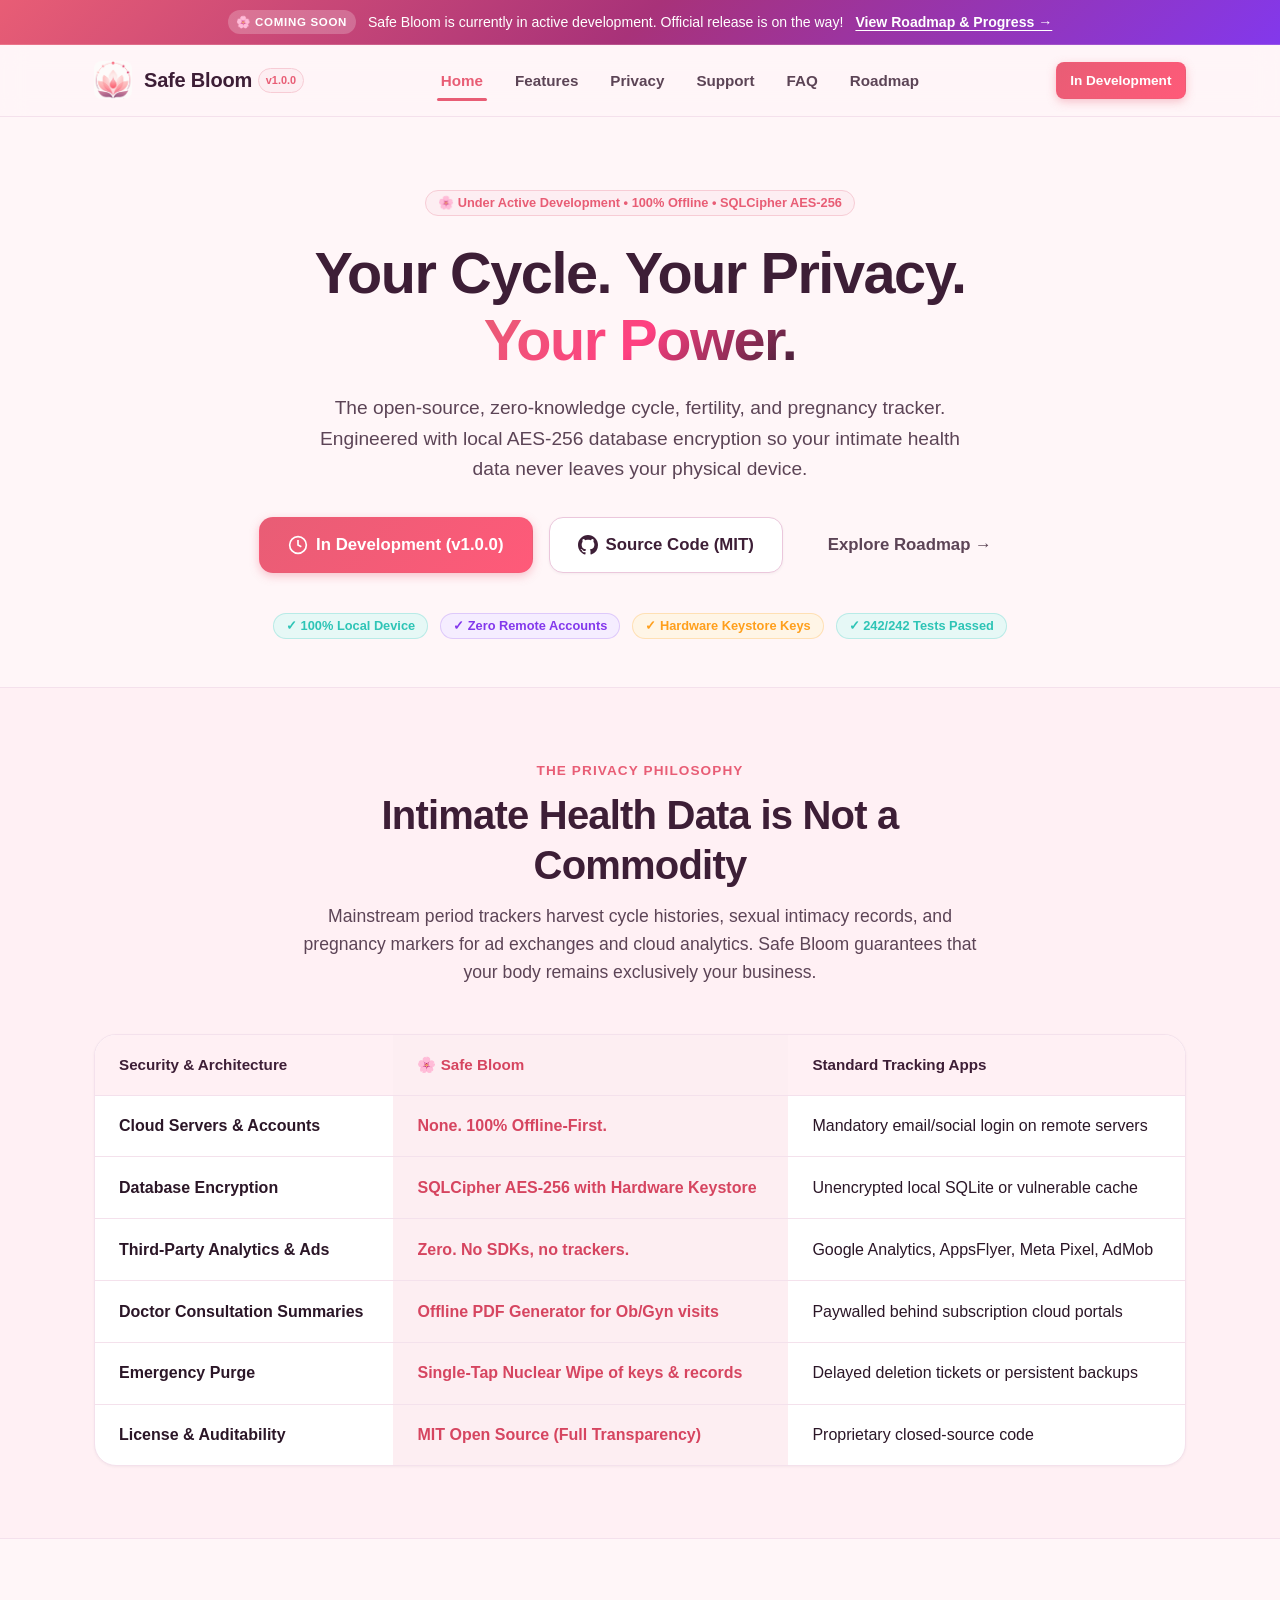
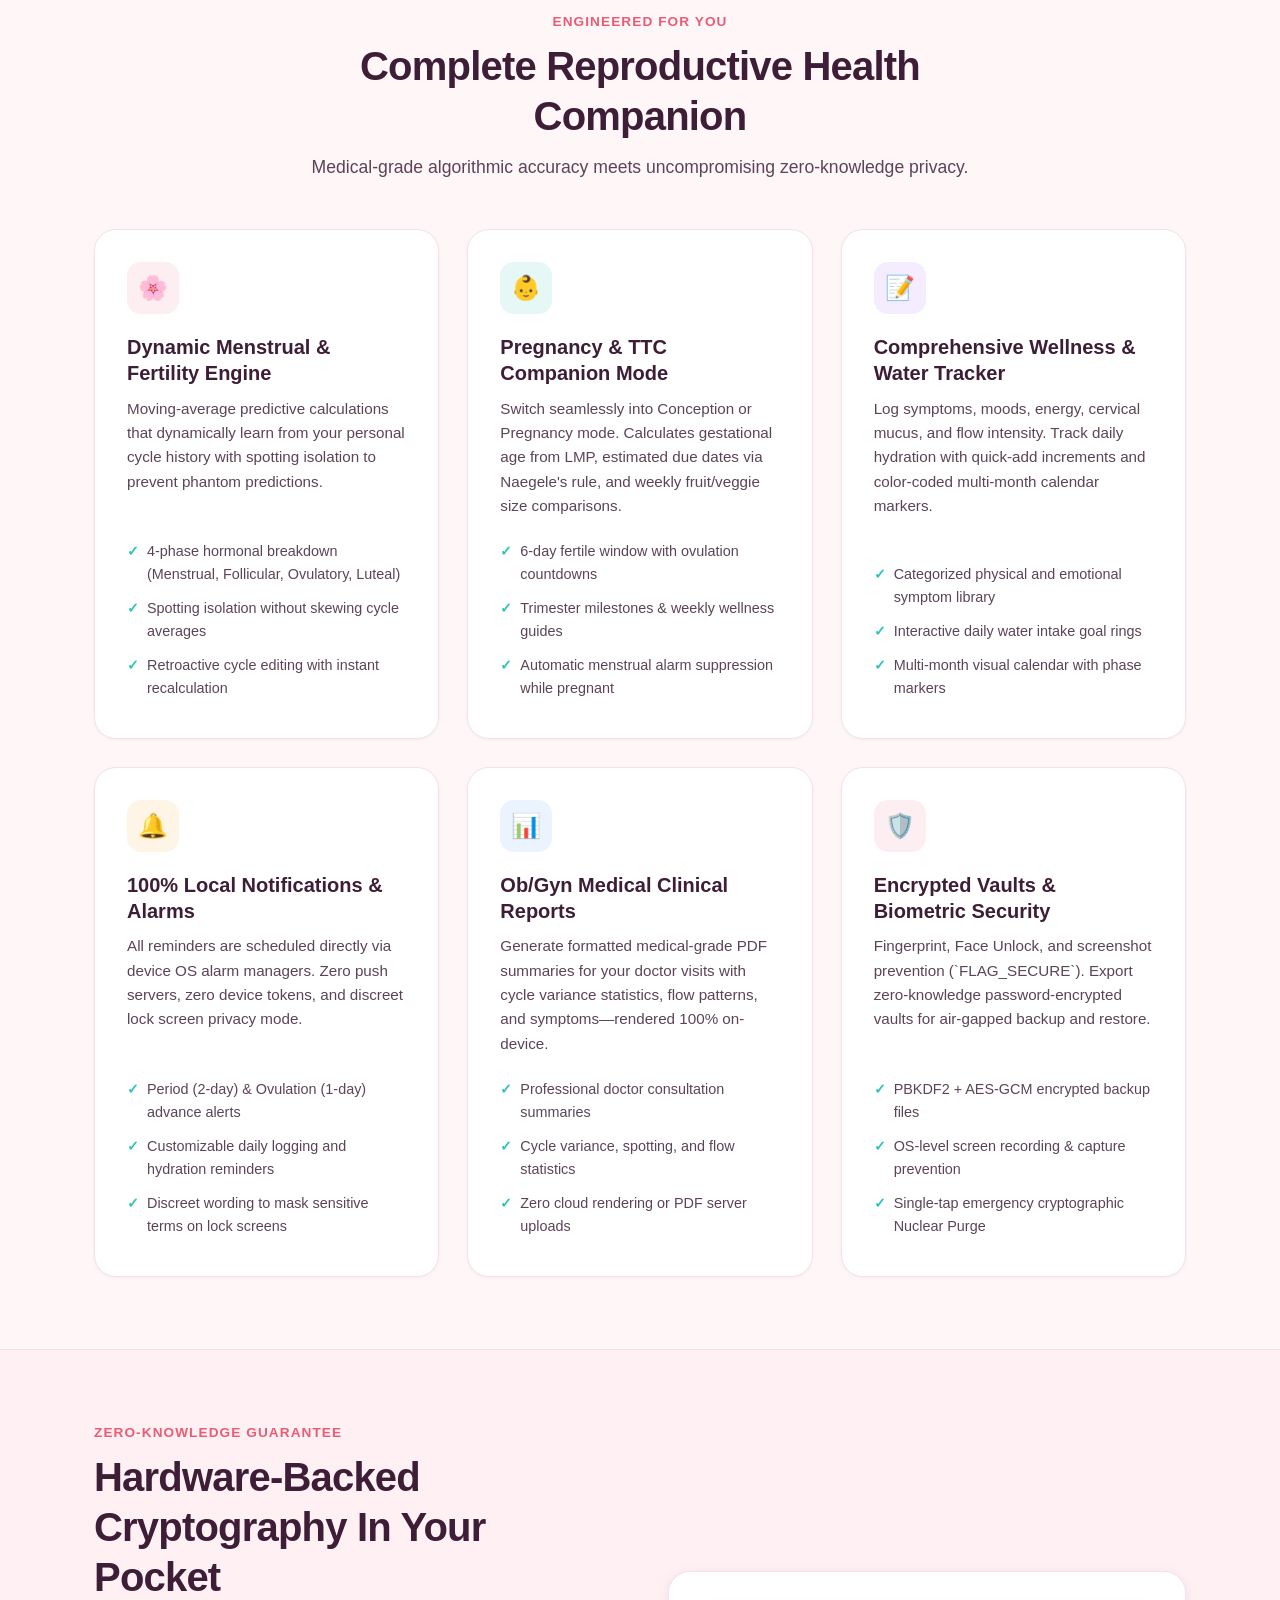
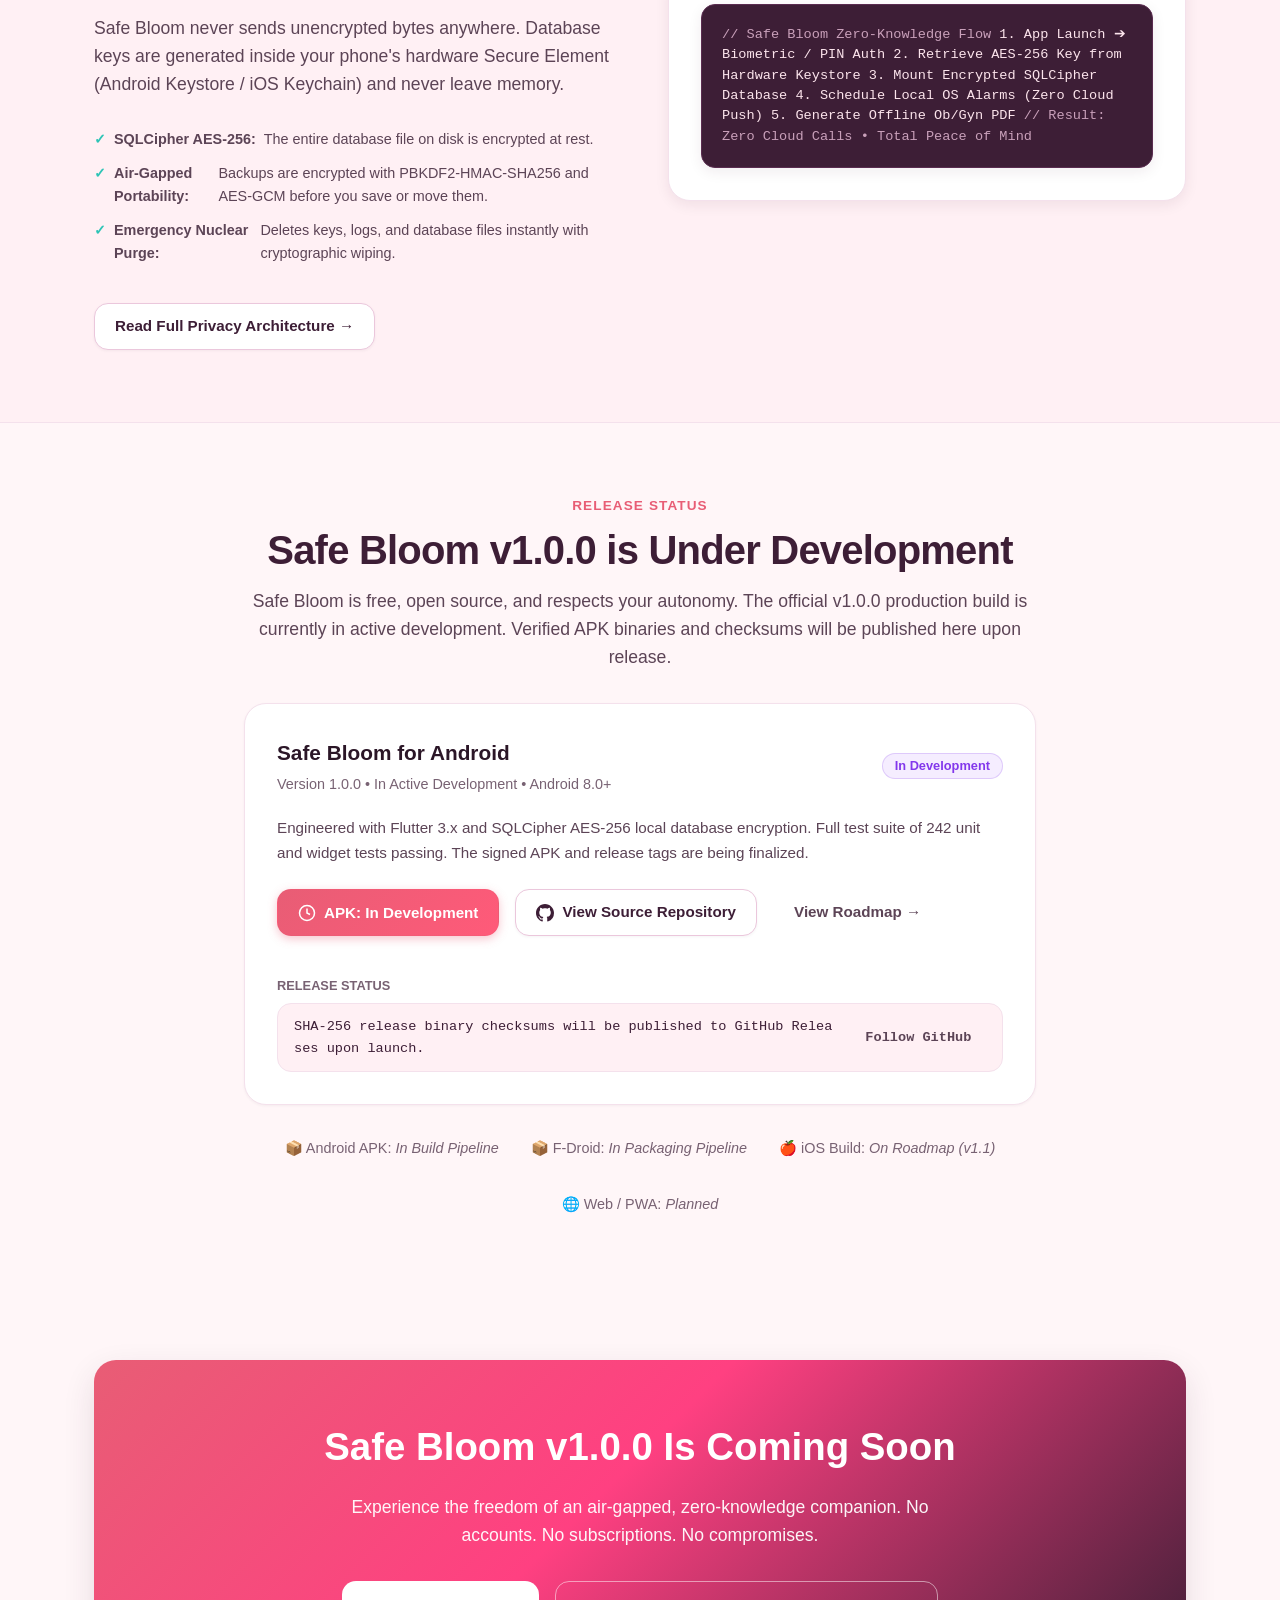
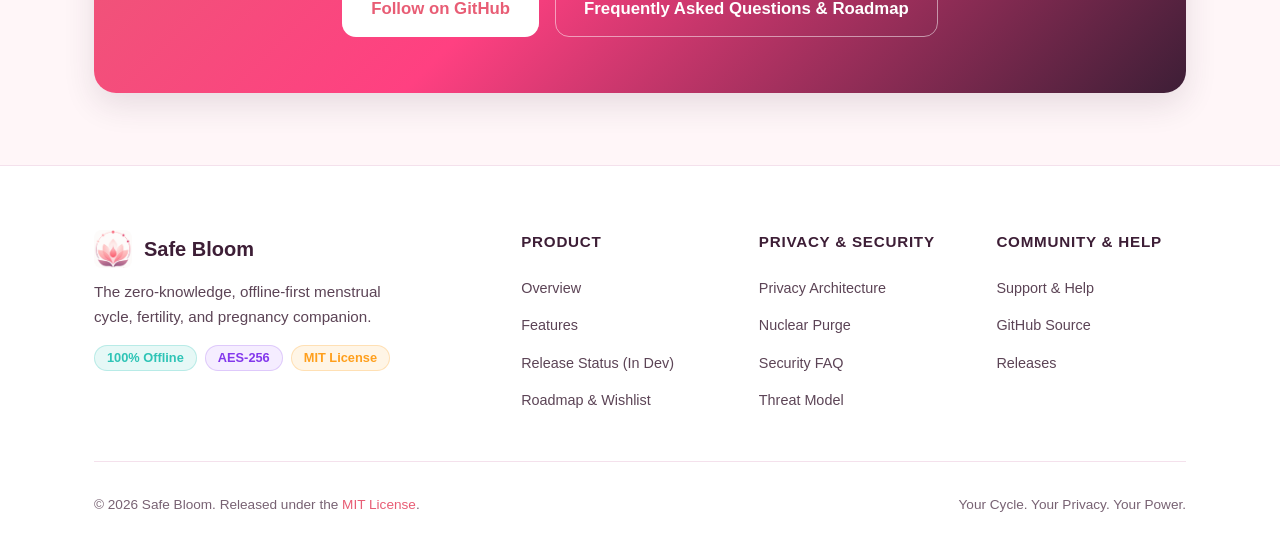
<file: index.html>
<!DOCTYPE html>
<html lang="en">
<head>
  <meta charset="UTF-8">
  <meta name="viewport" content="width=device-width, initial-scale=1.0">
  <title>Safe Bloom — Zero-Knowledge, Privacy-First Cycle, Fertility & Pregnancy Tracker</title>
  <meta name="description" content="Safe Bloom is a 100% offline-first, zero-knowledge menstrual cycle, fertility, and pregnancy companion with hardware-backed AES-256 encryption.">
  <meta name="theme-color" content="#e85d75">
  
  <!-- Open Graph -->
  <meta property="og:title" content="Safe Bloom — Zero-Knowledge Cycle & Pregnancy Tracker">
  <meta property="og:description" content="Your cycle. Your privacy. Your power. 100% offline with zero cloud servers and hardware-backed AES-256 encryption.">
  <meta property="og:type" content="website">
  <meta property="og:image" content="./assets/safe-bloom-logo.png">

  <!-- Favicon -->
  <link rel="icon" type="image/png" href="./assets/safe-bloom-logo.png">
  
  <!-- Shared Stylesheet -->
  <link rel="stylesheet" href="./css/style.css">
</head>
<body>

  <!-- Coming Soon Announcement Banner -->
  <div class="announcement-banner" role="alert">
    <div class="container">
      <span class="banner-badge">🌸 Coming Soon</span>
      <span>Safe Bloom is currently in active development. Official release is on the way!</span>
      <a href="./roadmap/" class="banner-link">View Roadmap & Progress →</a>
    </div>
  </div>

  <!-- Site Header & Navigation -->
  <header class="site-header">
    <div class="container nav-wrapper">
      <a href="./" class="brand" aria-label="Safe Bloom Homepage">
        <img src="./assets/safe-bloom-logo.png" alt="Safe Bloom Logo" class="brand-logo" width="38" height="38">
        <div class="brand-title">
          <span>Safe Bloom</span>
          <span class="brand-badge">v1.0.0</span>
        </div>
      </a>

      <nav aria-label="Main Navigation">
        <ul class="nav-menu">
          <li><a href="./" class="nav-link active">Home</a></li>
          <li><a href="#features" class="nav-link">Features</a></li>
          <li><a href="./privacy/" class="nav-link">Privacy</a></li>
          <li><a href="./support/" class="nav-link">Support</a></li>
          <li><a href="./faq/" class="nav-link">FAQ</a></li>
          <li><a href="./roadmap/" class="nav-link">Roadmap</a></li>
        </ul>
      </nav>

      <div class="nav-actions">
        <a href="#download" class="btn btn-primary btn-sm">In Development</a>
      </div>

      <button class="mobile-toggle" aria-label="Toggle navigation menu" aria-expanded="false">
        <svg viewBox="0 0 24 24" fill="none" stroke="currentColor" stroke-width="2" stroke-linecap="round" stroke-linejoin="round">
          <line x1="3" y1="12" x2="21" y2="12"></line>
          <line x1="3" y1="6" x2="21" y2="6"></line>
          <line x1="3" y1="18" x2="21" y2="18"></line>
        </svg>
      </button>
    </div>
  </header>

  <main>
    <!-- Hero Section -->
    <section class="hero">
      <div class="container">
        <div class="hero-pill">
          <span class="badge badge-primary">
            🌸 Under Active Development • 100% Offline • SQLCipher AES-256
          </span>
        </div>

        <h1 class="hero-title">
          Your Cycle. Your Privacy.<br>
          <span class="gradient-text">Your Power.</span>
        </h1>

        <p class="hero-subtitle">
          The open-source, zero-knowledge cycle, fertility, and pregnancy tracker. Engineered with local AES-256 database encryption so your intimate health data never leaves your physical device.
        </p>

        <div class="hero-actions">
          <a href="#download" class="btn btn-primary btn-lg">
            <svg width="20" height="20" viewBox="0 0 24 24" fill="none" stroke="currentColor" stroke-width="2"><circle cx="12" cy="12" r="10"></circle><polyline points="12 6 12 12 16 14"></polyline></svg>
            In Development (v1.0.0)
          </a>
          <a href="https://github.com/DarkWolfHunter007/Safe-Bloom" target="_blank" rel="noopener noreferrer" class="btn btn-secondary btn-lg">
            <svg width="20" height="20" viewBox="0 0 24 24" fill="currentColor"><path d="M12 0C5.37 0 0 5.37 0 12c0 5.31 3.435 9.795 8.205 11.385.6.105.825-.255.825-.57 0-.285-.015-1.23-.015-2.235-3.015.555-3.795-.735-4.035-1.41-.135-.345-.72-1.41-1.23-1.695-.42-.225-1.02-.78-.015-.795.945-.015 1.62.87 1.845 1.23 1.08 1.815 2.805 1.305 3.495.99.105-.78.42-1.305.765-1.605-2.67-.3-5.46-1.335-5.46-5.925 0-1.305.465-2.385 1.23-3.225-.12-.3-.54-1.53.12-3.18 0 0 1.005-.315 3.3 1.23.96-.27 1.98-.405 3-.405s2.04.135 3 .405c2.295-1.56 3.3-1.23 3.3-1.23.66 1.65.24 2.88.12 3.18.765.84 1.23 1.905 1.23 3.225 0 4.605-2.805 5.625-5.475 5.925.435.375.81 1.095.81 2.22 0 1.605-.015 2.895-.015 3.3 0 .315.225.69.825.57A12.02 12.02 0 0 0 24 12c0-6.63-5.37-12-12-12z"/></svg>
            Source Code (MIT)
          </a>
          <a href="./roadmap/" class="btn btn-ghost btn-lg">
            Explore Roadmap →
          </a>
        </div>

        <div class="hero-badges">
          <span class="badge badge-sage">✓ 100% Local Device</span>
          <span class="badge badge-purple">✓ Zero Remote Accounts</span>
          <span class="badge badge-gold">✓ Hardware Keystore Keys</span>
          <span class="badge badge-sage">✓ 242/242 Tests Passed</span>
        </div>
      </div>
    </section>

    <!-- Philosophy / Problem Section -->
    <section class="section section-alt">
      <div class="container">
        <div class="section-header">
          <span class="section-tag">The Privacy Philosophy</span>
          <h2 class="section-title">Intimate Health Data is Not a Commodity</h2>
          <p class="section-description">
            Mainstream period trackers harvest cycle histories, sexual intimacy records, and pregnancy markers for ad exchanges and cloud analytics. Safe Bloom guarantees that your body remains exclusively your business.
          </p>
        </div>

        <div class="comparison-wrapper">
          <table class="comparison-table">
            <thead>
              <tr>
                <th>Security & Architecture</th>
                <th class="highlight">🌸 Safe Bloom</th>
                <th>Standard Tracking Apps</th>
              </tr>
            </thead>
            <tbody>
              <tr>
                <td><strong>Cloud Servers & Accounts</strong></td>
                <td class="highlight"><strong>None.</strong> 100% Offline-First.</td>
                <td>Mandatory email/social login on remote servers</td>
              </tr>
              <tr>
                <td><strong>Database Encryption</strong></td>
                <td class="highlight"><strong>SQLCipher AES-256</strong> with Hardware Keystore</td>
                <td>Unencrypted local SQLite or vulnerable cache</td>
              </tr>
              <tr>
                <td><strong>Third-Party Analytics & Ads</strong></td>
                <td class="highlight"><strong>Zero.</strong> No SDKs, no trackers.</td>
                <td>Google Analytics, AppsFlyer, Meta Pixel, AdMob</td>
              </tr>
              <tr>
                <td><strong>Doctor Consultation Summaries</strong></td>
                <td class="highlight"><strong>Offline PDF Generator</strong> for Ob/Gyn visits</td>
                <td>Paywalled behind subscription cloud portals</td>
              </tr>
              <tr>
                <td><strong>Emergency Purge</strong></td>
                <td class="highlight"><strong>Single-Tap Nuclear Wipe</strong> of keys & records</td>
                <td>Delayed deletion tickets or persistent backups</td>
              </tr>
              <tr>
                <td><strong>License & Auditability</strong></td>
                <td class="highlight"><strong>MIT Open Source</strong> (Full Transparency)</td>
                <td>Proprietary closed-source code</td>
              </tr>
            </tbody>
          </table>
        </div>
      </div>
    </section>

    <!-- Core Features Grid -->
    <section class="section" id="features">
      <div class="container">
        <div class="section-header">
          <span class="section-tag">Engineered For You</span>
          <h2 class="section-title">Complete Reproductive Health Companion</h2>
          <p class="section-description">
            Medical-grade algorithmic accuracy meets uncompromising zero-knowledge privacy.
          </p>
        </div>

        <div class="grid-3">
          <!-- Feature 1 -->
          <article class="card">
            <div class="card-icon">🌸</div>
            <h3 class="card-title">Dynamic Menstrual & Fertility Engine</h3>
            <p class="card-text">
              Moving-average predictive calculations that dynamically learn from your personal cycle history with spotting isolation to prevent phantom predictions.
            </p>
            <ul class="card-list">
              <li>4-phase hormonal breakdown (Menstrual, Follicular, Ovulatory, Luteal)</li>
              <li>Spotting isolation without skewing cycle averages</li>
              <li>Retroactive cycle editing with instant recalculation</li>
            </ul>
          </article>

          <!-- Feature 2 -->
          <article class="card">
            <div class="card-icon sage">👶</div>
            <h3 class="card-title">Pregnancy & TTC Companion Mode</h3>
            <p class="card-text">
              Switch seamlessly into Conception or Pregnancy mode. Calculates gestational age from LMP, estimated due dates via Naegele's rule, and weekly fruit/veggie size comparisons.
            </p>
            <ul class="card-list">
              <li>6-day fertile window with ovulation countdowns</li>
              <li>Trimester milestones & weekly wellness guides</li>
              <li>Automatic menstrual alarm suppression while pregnant</li>
            </ul>
          </article>

          <!-- Feature 3 -->
          <article class="card">
            <div class="card-icon purple">📝</div>
            <h3 class="card-title">Comprehensive Wellness & Water Tracker</h3>
            <p class="card-text">
              Log symptoms, moods, energy, cervical mucus, and flow intensity. Track daily hydration with quick-add increments and color-coded multi-month calendar markers.
            </p>
            <ul class="card-list">
              <li>Categorized physical and emotional symptom library</li>
              <li>Interactive daily water intake goal rings</li>
              <li>Multi-month visual calendar with phase markers</li>
            </ul>
          </article>

          <!-- Feature 4 -->
          <article class="card">
            <div class="card-icon gold">🔔</div>
            <h3 class="card-title">100% Local Notifications & Alarms</h3>
            <p class="card-text">
              All reminders are scheduled directly via device OS alarm managers. Zero push servers, zero device tokens, and discreet lock screen privacy mode.
            </p>
            <ul class="card-list">
              <li>Period (2-day) & Ovulation (1-day) advance alerts</li>
              <li>Customizable daily logging and hydration reminders</li>
              <li>Discreet wording to mask sensitive terms on lock screens</li>
            </ul>
          </article>

          <!-- Feature 5 -->
          <article class="card">
            <div class="card-icon blue">📊</div>
            <h3 class="card-title">Ob/Gyn Medical Clinical Reports</h3>
            <p class="card-text">
              Generate formatted medical-grade PDF summaries for your doctor visits with cycle variance statistics, flow patterns, and symptoms—rendered 100% on-device.
            </p>
            <ul class="card-list">
              <li>Professional doctor consultation summaries</li>
              <li>Cycle variance, spotting, and flow statistics</li>
              <li>Zero cloud rendering or PDF server uploads</li>
            </ul>
          </article>

          <!-- Feature 6 -->
          <article class="card">
            <div class="card-icon">🛡️</div>
            <h3 class="card-title">Encrypted Vaults & Biometric Security</h3>
            <p class="card-text">
              Fingerprint, Face Unlock, and screenshot prevention (`FLAG_SECURE`). Export zero-knowledge password-encrypted vaults for air-gapped backup and restore.
            </p>
            <ul class="card-list">
              <li>PBKDF2 + AES-GCM encrypted backup files</li>
              <li>OS-level screen recording & capture prevention</li>
              <li>Single-tap emergency cryptographic Nuclear Purge</li>
            </ul>
          </article>
        </div>
      </div>
    </section>

    <!-- Architecture Spotlight Section -->
    <section class="section section-alt">
      <div class="container">
        <div class="feature-split">
          <div>
            <span class="section-tag">Zero-Knowledge Guarantee</span>
            <h2 class="section-title">Hardware-Backed Cryptography In Your Pocket</h2>
            <p class="section-description" style="margin-bottom: 1.5rem;">
              Safe Bloom never sends unencrypted bytes anywhere. Database keys are generated inside your phone's hardware Secure Element (Android Keystore / iOS Keychain) and never leave memory.
            </p>
            <ul class="card-list" style="margin-bottom: 2rem;">
              <li><strong>SQLCipher AES-256:</strong> The entire database file on disk is encrypted at rest.</li>
              <li><strong>Air-Gapped Portability:</strong> Backups are encrypted with PBKDF2-HMAC-SHA256 and AES-GCM before you save or move them.</li>
              <li><strong>Emergency Nuclear Purge:</strong> Deletes keys, logs, and database files instantly with cryptographic wiping.</li>
            </ul>
            <a href="./privacy/" class="btn btn-secondary">Read Full Privacy Architecture →</a>
          </div>

          <div class="feature-media">
            <div class="code-box">
<span class="comment">// Safe Bloom Zero-Knowledge Flow</span>
1. App Launch ➔ Biometric / PIN Auth
2. Retrieve AES-256 Key from Hardware Keystore
3. Mount Encrypted SQLCipher Database
4. Schedule Local OS Alarms (Zero Cloud Push)
5. Generate Offline Ob/Gyn PDF
<span class="comment">// Result: Zero Cloud Calls • Total Peace of Mind</span>
            </div>
          </div>
        </div>
      </div>
    </section>

    <!-- Download / Release Status Section -->
    <section class="section" id="download">
      <div class="container container-narrow" style="text-align: center;">
        <span class="section-tag">Release Status</span>
        <h2 class="section-title">Safe Bloom v1.0.0 is Under Development</h2>
        <p class="section-description" style="margin-bottom: 2rem;">
          Safe Bloom is free, open source, and respects your autonomy. The official v1.0.0 production build is currently in active development. Verified APK binaries and checksums will be published here upon release.
        </p>

        <div class="card" style="text-align: left; margin-bottom: 2rem;">
          <div style="display: flex; justify-content: space-between; align-items: center; flex-wrap: wrap; gap: 1rem; margin-bottom: 1.25rem;">
            <div>
              <h3 style="font-size: 1.3rem; margin-bottom: 0.25rem;">Safe Bloom for Android</h3>
              <p style="font-size: 0.9rem; color: var(--text-muted);">Version 1.0.0 • In Active Development • Android 8.0+</p>
            </div>
            <span class="badge badge-purple">In Development</span>
          </div>

          <p style="font-size: 0.95rem; color: var(--text-secondary); margin-bottom: 1.5rem;">
            Engineered with Flutter 3.x and SQLCipher AES-256 local database encryption. Full test suite of 242 unit and widget tests passing. The signed APK and release tags are being finalized.
          </p>

          <div style="display: flex; flex-wrap: wrap; gap: 1rem; margin-bottom: 1.5rem;">
            <button type="button" class="btn btn-primary" data-toast-msg="Safe Bloom v1.0.0 is currently under active development. Official APK release coming soon!">
              <svg width="18" height="18" viewBox="0 0 24 24" fill="none" stroke="currentColor" stroke-width="2"><circle cx="12" cy="12" r="10"></circle><polyline points="12 6 12 12 16 14"></polyline></svg>
              APK: In Development
            </button>
            <a href="https://github.com/DarkWolfHunter007/Safe-Bloom" class="btn btn-secondary" target="_blank" rel="noopener noreferrer">
              <svg width="18" height="18" viewBox="0 0 24 24" fill="currentColor"><path d="M12 0C5.37 0 0 5.37 0 12c0 5.31 3.435 9.795 8.205 11.385.6.105.825-.255.825-.57 0-.285-.015-1.23-.015-2.235-3.015.555-3.795-.735-4.035-1.41-.135-.345-.72-1.41-1.23-1.695-.42-.225-1.02-.78-.015-.795.945-.015 1.62.87 1.845 1.23 1.08 1.815 2.805 1.305 3.495.99.105-.78.42-1.305.765-1.605-2.67-.3-5.46-1.335-5.46-5.925 0-1.305.465-2.385 1.23-3.225-.12-.3-.54-1.53.12-3.18 0 0 1.005-.315 3.3 1.23.96-.27 1.98-.405 3-.405s2.04.135 3 .405c2.295-1.56 3.3-1.23 3.3-1.23.66 1.65.24 2.88.12 3.18.765.84 1.23 1.905 1.23 3.225 0 4.605-2.805 5.625-5.475 5.925.435.375.81 1.095.81 2.22 0 1.605-.015 2.895-.015 3.3 0 .315.225.69.825.57A12.02 12.02 0 0 0 24 12c0-6.63-5.37-12-12-12z"/></svg>
              View Source Repository
            </a>
            <a href="./roadmap/" class="btn btn-ghost">
              View Roadmap →
            </a>
          </div>

          <div style="margin-top: 1rem;">
            <label style="font-size: 0.8rem; font-weight: 700; color: var(--text-muted); text-transform: uppercase; display: block; margin-bottom: 0.4rem;">
              Release Status
            </label>
            <div class="copy-box">
              <span>SHA-256 release binary checksums will be published to GitHub Releases upon launch.</span>
              <a href="https://github.com/DarkWolfHunter007/Safe-Bloom" target="_blank" rel="noopener noreferrer" class="btn btn-ghost btn-sm">
                Follow GitHub
              </a>
            </div>
          </div>
        </div>

        <div style="display: flex; justify-content: center; gap: 2rem; flex-wrap: wrap; color: var(--text-muted); font-size: 0.9rem;">
          <span>📦 Android APK: <em>In Build Pipeline</em></span>
          <span>📦 F-Droid: <em>In Packaging Pipeline</em></span>
          <span>🍎 iOS Build: <em>On Roadmap (v1.1)</em></span>
          <span>🌐 Web / PWA: <em>Planned</em></span>
        </div>
      </div>
    </section>

    <!-- Call To Action Banner -->
    <section class="section">
      <div class="container">
        <div class="cta-banner">
          <h2>Safe Bloom v1.0.0 Is Coming Soon</h2>
          <p>
            Experience the freedom of an air-gapped, zero-knowledge companion. No accounts. No subscriptions. No compromises.
          </p>
          <div style="display: flex; justify-content: center; gap: 1rem; flex-wrap: wrap;">
            <a href="https://github.com/DarkWolfHunter007/Safe-Bloom" class="btn btn-white btn-lg" target="_blank" rel="noopener noreferrer">
              Follow on GitHub
            </a>
            <a href="./roadmap/" class="btn btn-outline-white btn-lg">
              Frequently Asked Questions & Roadmap
            </a>
          </div>
        </div>
      </div>
    </section>
  </main>

  <!-- Site Footer -->
  <footer class="site-footer">
    <div class="container">
      <div class="footer-grid">
        <div class="footer-brand">
          <a href="./" class="brand" style="margin-bottom: 0.5rem;">
            <img src="./assets/safe-bloom-logo.png" alt="Safe Bloom Logo" class="brand-logo" width="32" height="32">
            <span>Safe Bloom</span>
          </a>
          <p>
            The zero-knowledge, offline-first menstrual cycle, fertility, and pregnancy companion.
          </p>
          <div style="margin-top: 1rem;" class="footer-trust-chips">
            <span class="badge badge-sage">100% Offline</span>
            <span class="badge badge-purple">AES-256</span>
            <span class="badge badge-gold">MIT License</span>
          </div>
        </div>

        <div class="footer-col">
          <h4>Product</h4>
          <ul class="footer-links">
            <li><a href="./" class="footer-link">Overview</a></li>
            <li><a href="#features" class="footer-link">Features</a></li>
            <li><a href="#download" class="footer-link">Release Status (In Dev)</a></li>
            <li><a href="./roadmap/" class="footer-link">Roadmap & Wishlist</a></li>
          </ul>
        </div>

        <div class="footer-col">
          <h4>Privacy & Security</h4>
          <ul class="footer-links">
            <li><a href="./privacy/" class="footer-link">Privacy Architecture</a></li>
            <li><a href="./privacy/#nuclear-purge" class="footer-link">Nuclear Purge</a></li>
            <li><a href="./faq/" class="footer-link">Security FAQ</a></li>
            <li><a href="./privacy/#threat-model" class="footer-link">Threat Model</a></li>
          </ul>
        </div>

        <div class="footer-col">
          <h4>Community & Help</h4>
          <ul class="footer-links">
            <li><a href="./support/" class="footer-link">Support & Help</a></li>
            <li><a href="https://github.com/DarkWolfHunter007/Safe-Bloom" target="_blank" rel="noopener noreferrer" class="footer-link">GitHub Source</a></li>
            <li><a href="https://github.com/DarkWolfHunter007/Safe-Bloom/releases" target="_blank" rel="noopener noreferrer" class="footer-link">Releases</a></li>
            <!-- <li><a href="./roadmap/#support-the-project" class="footer-link">Support the Project</a></li> -->
          </ul>
        </div>
      </div>

      <div class="footer-bottom">
        <div>
          &copy; <span id="current-year">2026</span> Safe Bloom. Released under the <a href="https://opensource.org/licenses/MIT" target="_blank" rel="noopener noreferrer">MIT License</a>.
        </div>
        <div>
          <span>Your Cycle. Your Privacy. Your Power.</span>
        </div>
      </div>
    </div>
  </footer>

  <!-- Main JavaScript -->
  <script src="./js/main.js" defer></script>
</body>
</html>
</file>
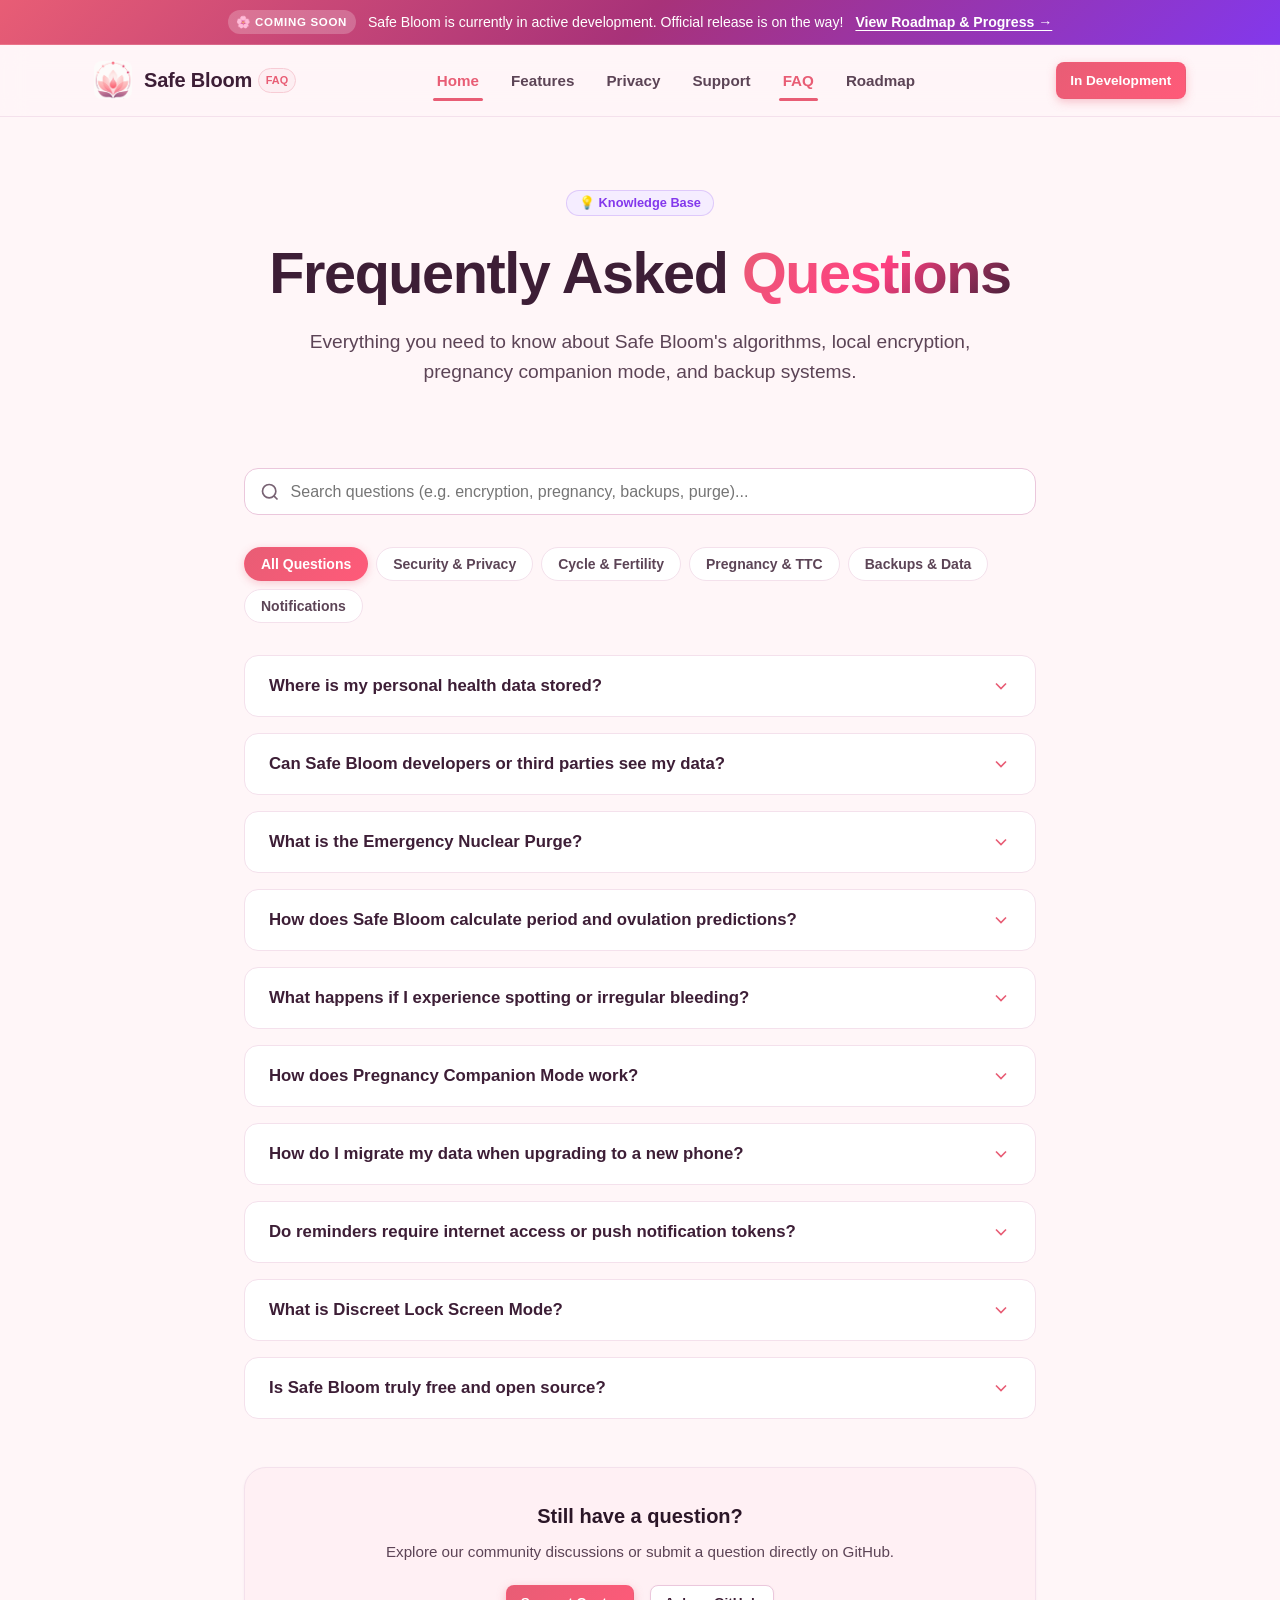
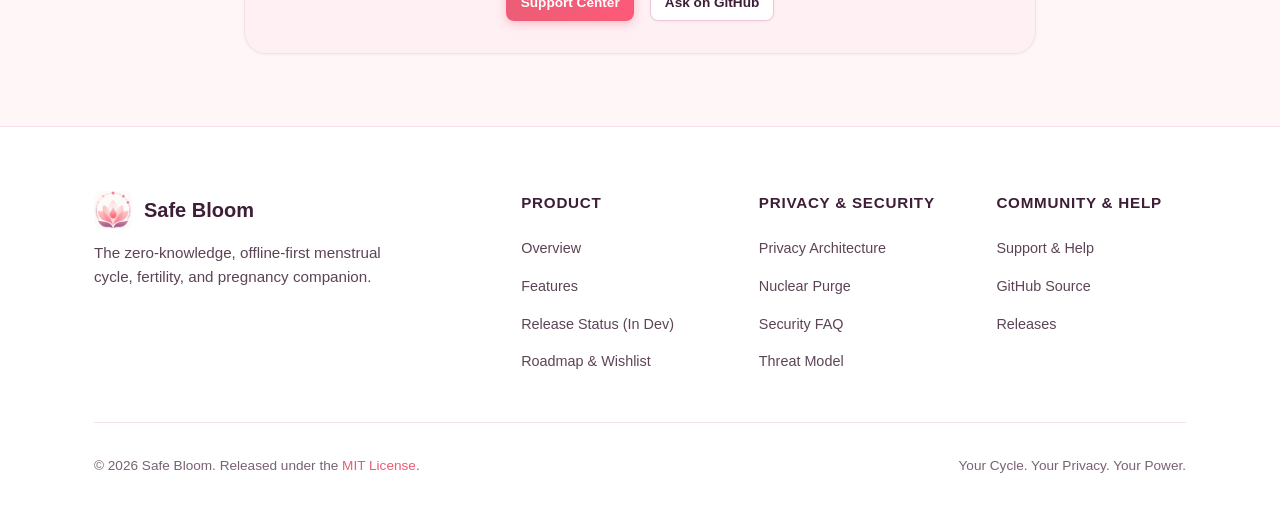
<file: faq/index.html>
<!DOCTYPE html>
<html lang="en">
<head>
  <meta charset="UTF-8">
  <meta name="viewport" content="width=device-width, initial-scale=1.0">
  <title>Frequently Asked Questions — Safe Bloom</title>
  <meta name="description" content="Find answers to common questions about Safe Bloom's zero-knowledge security, offline predictions, pregnancy mode, encrypted backups, and open-source architecture.">
  <meta name="theme-color" content="#e85d75">
  
  <!-- Open Graph -->
  <meta property="og:title" content="Safe Bloom — Frequently Asked Questions">
  <meta property="og:description" content="Answers about Safe Bloom cycle predictions, offline encryption, pregnancy mode, backups, and privacy.">
  <meta property="og:type" content="website">
  <meta property="og:image" content="../assets/safe-bloom-logo.png">

  <!-- Favicon -->
  <link rel="icon" type="image/png" href="../assets/safe-bloom-logo.png">
  
  <!-- Shared Stylesheet -->
  <link rel="stylesheet" href="../css/style.css">
</head>
<body>

  <!-- Coming Soon Announcement Banner -->
  <div class="announcement-banner" role="alert">
    <div class="container">
      <span class="banner-badge">🌸 Coming Soon</span>
      <span>Safe Bloom is currently in active development. Official release is on the way!</span>
      <a href="../roadmap/" class="banner-link">View Roadmap & Progress →</a>
    </div>
  </div>

  <!-- Site Header & Navigation -->
  <header class="site-header">
    <div class="container nav-wrapper">
      <a href="../" class="brand" aria-label="Safe Bloom Homepage">
        <img src="../assets/safe-bloom-logo.png" alt="Safe Bloom Logo" class="brand-logo" width="38" height="38">
        <div class="brand-title">
          <span>Safe Bloom</span>
          <span class="brand-badge">FAQ</span>
        </div>
      </a>

      <nav aria-label="Main Navigation">
        <ul class="nav-menu">
          <li><a href="../" class="nav-link">Home</a></li>
          <li><a href="../#features" class="nav-link">Features</a></li>
          <li><a href="../privacy/" class="nav-link">Privacy</a></li>
          <li><a href="../support/" class="nav-link">Support</a></li>
          <li><a href="../faq/" class="nav-link active">FAQ</a></li>
          <li><a href="../roadmap/" class="nav-link">Roadmap</a></li>
        </ul>
      </nav>

      <div class="nav-actions">
        <a href="../#download" class="btn btn-primary btn-sm">In Development</a>
      </div>

      <button class="mobile-toggle" aria-label="Toggle navigation menu" aria-expanded="false">
        <svg viewBox="0 0 24 24" fill="none" stroke="currentColor" stroke-width="2" stroke-linecap="round" stroke-linejoin="round">
          <line x1="3" y1="12" x2="21" y2="12"></line>
          <line x1="3" y1="6" x2="21" y2="6"></line>
          <line x1="3" y1="18" x2="21" y2="18"></line>
        </svg>
      </button>
    </div>
  </header>

  <main>
    <!-- Header Banner -->
    <section class="hero" style="padding-bottom: 2rem;">
      <div class="container container-narrow">
        <div class="hero-pill">
          <span class="badge badge-purple">💡 Knowledge Base</span>
        </div>
        <h1 class="hero-title">
          Frequently Asked <span class="gradient-text">Questions</span>
        </h1>
        <p class="hero-subtitle">
          Everything you need to know about Safe Bloom's algorithms, local encryption, pregnancy companion mode, and backup systems.
        </p>
      </div>
    </section>

    <!-- FAQ Search and Accordions -->
    <section class="section" style="padding-top: 1rem;">
      <div class="container container-narrow">
        
        <!-- Live Search Bar -->
        <div class="search-box">
          <svg class="search-icon-pos" width="20" height="20" viewBox="0 0 24 24" fill="none" stroke="currentColor" stroke-width="2"><circle cx="11" cy="11" r="8"></circle><line x1="21" y1="21" x2="16.65" y2="16.65"></line></svg>
          <input type="text" id="faq-search" class="search-input" placeholder="Search questions (e.g. encryption, pregnancy, backups, purge)..." aria-label="Search FAQ">
        </div>

        <!-- Filter Category Tabs -->
        <div class="filter-tabs">
          <button class="filter-tab active" data-faq-cat="all">All Questions</button>
          <button class="filter-tab" data-faq-cat="privacy">Security & Privacy</button>
          <button class="filter-tab" data-faq-cat="cycle">Cycle & Fertility</button>
          <button class="filter-tab" data-faq-cat="pregnancy">Pregnancy & TTC</button>
          <button class="filter-tab" data-faq-cat="backup">Backups & Data</button>
          <button class="filter-tab" data-faq-cat="notifications">Notifications</button>
        </div>

        <!-- Accordion Group -->
        <div class="accordion accordion-group">
          
          <!-- Item 1 -->
          <div class="accordion-item faq-item" data-category="privacy">
            <button class="accordion-header" aria-expanded="false">
              <span>Where is my personal health data stored?</span>
              <svg class="accordion-icon" viewBox="0 0 24 24" fill="none" stroke="currentColor" stroke-width="2"><polyline points="6 9 12 15 18 9"></polyline></svg>
            </button>
            <div class="accordion-content">
              <p>
                Your data is stored exclusively on your physical phone inside an encrypted SQLCipher database with 256-bit AES encryption. Safe Bloom has no cloud servers, no central databases, and no remote user accounts. Your data never leaves your device unless you explicitly export an encrypted backup file.
              </p>
            </div>
          </div>

          <!-- Item 2 -->
          <div class="accordion-item faq-item" data-category="privacy">
            <button class="accordion-header" aria-expanded="false">
              <span>Can Safe Bloom developers or third parties see my data?</span>
              <svg class="accordion-icon" viewBox="0 0 24 24" fill="none" stroke="currentColor" stroke-width="2"><polyline points="6 9 12 15 18 9"></polyline></svg>
            </button>
            <div class="accordion-content">
              <p>
                No. Safe Bloom contains zero third-party analytics trackers, zero advertising SDKs, and zero telemetry. The encryption keys are generated inside your device's hardware Secure Element (Android Keystore / iOS Keychain) and are completely inaccessible to developers, servers, or advertising networks.
              </p>
            </div>
          </div>

          <!-- Item 3 -->
          <div class="accordion-item faq-item" data-category="privacy">
            <button class="accordion-header" aria-expanded="false">
              <span>What is the Emergency Nuclear Purge?</span>
              <svg class="accordion-icon" viewBox="0 0 24 24" fill="none" stroke="currentColor" stroke-width="2"><polyline points="6 9 12 15 18 9"></polyline></svg>
            </button>
            <div class="accordion-content">
              <p>
                The Emergency Nuclear Purge is a safety feature accessible inside Settings. In high-risk situations where phone access might be compelled, tapping Nuclear Purge immediately destroys the hardware encryption keys, cryptographically deletes the SQLite database, wipes local caches, and cancels all scheduled notification alarms in less than a second.
              </p>
            </div>
          </div>

          <!-- Item 4 -->
          <div class="accordion-item faq-item" data-category="cycle">
            <button class="accordion-header" aria-expanded="false">
              <span>How does Safe Bloom calculate period and ovulation predictions?</span>
              <svg class="accordion-icon" viewBox="0 0 24 24" fill="none" stroke="currentColor" stroke-width="2"><polyline points="6 9 12 15 18 9"></polyline></svg>
            </button>
            <div class="accordion-content">
              <p>
                Safe Bloom utilizes a dynamic moving-average algorithm that continuously learns from your confirmed historical cycles. It maps your reproductive month into a 4-phase hormonal timeline: Menstrual, Follicular, Ovulatory (peak 6-day fertile window), and Luteal phases.
              </p>
            </div>
          </div>

          <!-- Item 5 -->
          <div class="accordion-item faq-item" data-category="cycle">
            <button class="accordion-header" aria-expanded="false">
              <span>What happens if I experience spotting or irregular bleeding?</span>
              <svg class="accordion-icon" viewBox="0 0 24 24" fill="none" stroke="currentColor" stroke-width="2"><polyline points="6 9 12 15 18 9"></polyline></svg>
            </button>
            <div class="accordion-content">
              <p>
                Safe Bloom provides a dedicated Spotting logging classification. Unlike other apps that mistakenly treat mid-cycle spotting as the start of a whole new period and distort your cycle averages, Safe Bloom isolates spotting as an informational symptom without altering your predictive timeline.
              </p>
            </div>
          </div>

          <!-- Item 6 -->
          <div class="accordion-item faq-item" data-category="pregnancy">
            <button class="accordion-header" aria-expanded="false">
              <span>How does Pregnancy Companion Mode work?</span>
              <svg class="accordion-icon" viewBox="0 0 24 24" fill="none" stroke="currentColor" stroke-width="2"><polyline points="6 9 12 15 18 9"></polyline></svg>
            </button>
            <div class="accordion-content">
              <p>
                Activating Pregnancy Mode transforms the app into a prenatal tracking companion. It calculates gestational age (weeks and days) from your Last Menstrual Period (LMP) or conception date, projects Estimated Due Dates (EDD) using Naegele's rule, provides weekly fruit/veggie size milestones, and automatically suppresses menstrual alarms for the duration of the pregnancy.
              </p>
            </div>
          </div>

          <!-- Item 7 -->
          <div class="accordion-item faq-item" data-category="backup">
            <button class="accordion-header" aria-expanded="false">
              <span>How do I migrate my data when upgrading to a new phone?</span>
              <svg class="accordion-icon" viewBox="0 0 24 24" fill="none" stroke="currentColor" stroke-width="2"><polyline points="6 9 12 15 18 9"></polyline></svg>
            </button>
            <div class="accordion-content">
              <p>
                Navigate to <strong>Settings ➔ Export Encrypted Backup</strong>. Enter a secure passphrase. Safe Bloom generates a zero-knowledge encrypted JSON vault (using PBKDF2-HMAC-SHA256 and AES-GCM). Move this file to your new device via USB, local sharing, or SD card, then tap <strong>Restore from Backup</strong> on the Welcome Screen.
              </p>
            </div>
          </div>

          <!-- Item 8 -->
          <div class="accordion-item faq-item" data-category="notifications">
            <button class="accordion-header" aria-expanded="false">
              <span>Do reminders require internet access or push notification tokens?</span>
              <svg class="accordion-icon" viewBox="0 0 24 24" fill="none" stroke="currentColor" stroke-width="2"><polyline points="6 9 12 15 18 9"></polyline></svg>
            </button>
            <div class="accordion-content">
              <p>
                No. All reminders (period predictions, ovulation alerts, hydration prompts, daily symptom logging) are scheduled directly with your device's native operating system alarm clock manager. Safe Bloom does not use Firebase Cloud Messaging (FCM), Apple APNs, or any external push servers.
              </p>
            </div>
          </div>

          <!-- Item 9 -->
          <div class="accordion-item faq-item" data-category="notifications">
            <button class="accordion-header" aria-expanded="false">
              <span>What is Discreet Lock Screen Mode?</span>
              <svg class="accordion-icon" viewBox="0 0 24 24" fill="none" stroke="currentColor" stroke-width="2"><polyline points="6 9 12 15 18 9"></polyline></svg>
            </button>
            <div class="accordion-content">
              <p>
                Discreet Mode allows you to mask sensitive reproductive wording on your phone's lock screen. Instead of notifications displaying terms like "Period Predicted Tomorrow" or "Peak Ovulation Window", Discreet Mode displays neutral, gentle self-care prompts (e.g. "Safe Bloom: Daily health check-in time").
              </p>
            </div>
          </div>

          <!-- Item 10 -->
          <div class="accordion-item faq-item" data-category="privacy">
            <button class="accordion-header" aria-expanded="false">
              <span>Is Safe Bloom truly free and open source?</span>
              <svg class="accordion-icon" viewBox="0 0 24 24" fill="none" stroke="currentColor" stroke-width="2"><polyline points="6 9 12 15 18 9"></polyline></svg>
            </button>
            <div class="accordion-content">
              <p>
                Yes. Safe Bloom is licensed under the permissive MIT License. There are no paywalls, no monthly subscription fees, and no locked features. The source code is publicly accessible on GitHub for review, audit, and community contributions.
              </p>
            </div>
          </div>

        </div>

        <!-- Still have questions? -->
        <div class="card" style="margin-top: 3rem; text-align: center; background-color: var(--surface-alt);">
          <h3 style="font-size: 1.25rem; margin-bottom: 0.5rem;">Still have a question?</h3>
          <p style="color: var(--text-secondary); font-size: 0.95rem; margin-bottom: 1.25rem;">
            Explore our community discussions or submit a question directly on GitHub.
          </p>
          <div style="display: flex; justify-content: center; gap: 1rem; flex-wrap: wrap;">
            <a href="../support/" class="btn btn-primary btn-sm">Support Center</a>
            <a href="https://github.com/DarkWolfHunter007/Safe-Bloom/discussions" target="_blank" rel="noopener noreferrer" class="btn btn-secondary btn-sm">Ask on GitHub</a>
          </div>
        </div>

      </div>
    </section>
  </main>

  <!-- Site Footer -->
  <footer class="site-footer">
    <div class="container">
      <div class="footer-grid">
        <div class="footer-brand">
          <a href="../" class="brand" style="margin-bottom: 0.5rem;">
            <img src="../assets/safe-bloom-logo.png" alt="Safe Bloom Logo" class="brand-logo" width="32" height="32">
            <span>Safe Bloom</span>
          </a>
          <p>
            The zero-knowledge, offline-first menstrual cycle, fertility, and pregnancy companion.
          </p>
        </div>

        <div class="footer-col">
          <h4>Product</h4>
          <ul class="footer-links">
            <li><a href="../" class="footer-link">Overview</a></li>
            <li><a href="../#features" class="footer-link">Features</a></li>
            <li><a href="../#download" class="footer-link">Release Status (In Dev)</a></li>
            <li><a href="../roadmap/" class="footer-link">Roadmap & Wishlist</a></li>
          </ul>
        </div>

        <div class="footer-col">
          <h4>Privacy & Security</h4>
          <ul class="footer-links">
            <li><a href="../privacy/" class="footer-link">Privacy Architecture</a></li>
            <li><a href="../privacy/#nuclear-purge" class="footer-link">Nuclear Purge</a></li>
            <li><a href="../faq/" class="footer-link">Security FAQ</a></li>
            <li><a href="../privacy/#threat-model" class="footer-link">Threat Model</a></li>
          </ul>
        </div>

        <div class="footer-col">
          <h4>Community & Help</h4>
          <ul class="footer-links">
            <li><a href="../support/" class="footer-link">Support & Help</a></li>
            <li><a href="https://github.com/DarkWolfHunter007/Safe-Bloom" target="_blank" rel="noopener noreferrer" class="footer-link">GitHub Source</a></li>
            <li><a href="https://github.com/DarkWolfHunter007/Safe-Bloom/releases" target="_blank" rel="noopener noreferrer" class="footer-link">Releases</a></li>
            <!-- <li><a href="../roadmap/#support-the-project" class="footer-link">Support the Project</a></li> -->
          </ul>
        </div>
      </div>

      <div class="footer-bottom">
        <div>
          &copy; <span id="current-year">2026</span> Safe Bloom. Released under the <a href="https://opensource.org/licenses/MIT" target="_blank" rel="noopener noreferrer">MIT License</a>.
        </div>
        <div>
          <span>Your Cycle. Your Privacy. Your Power.</span>
        </div>
      </div>
    </div>
  </footer>

  <!-- Main JavaScript -->
  <script src="../js/main.js" defer></script>
</body>
</html>
</file>
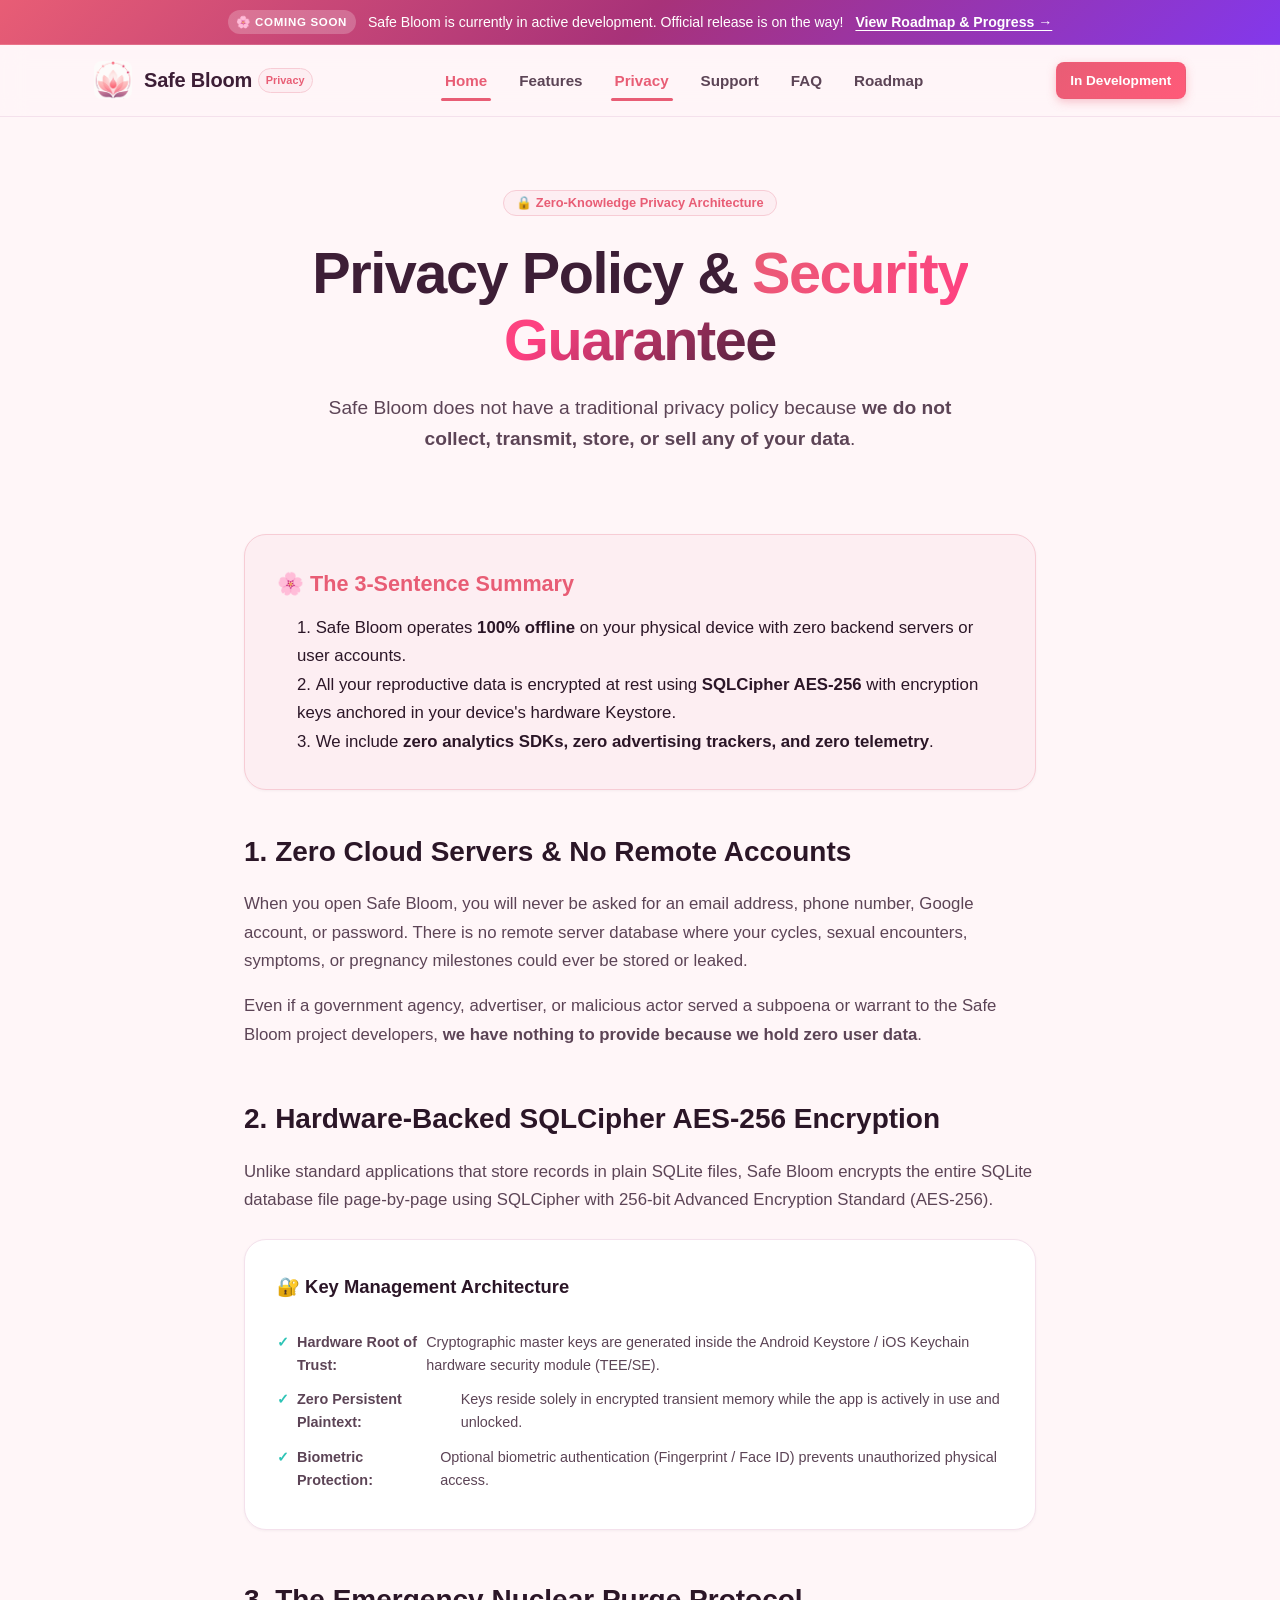
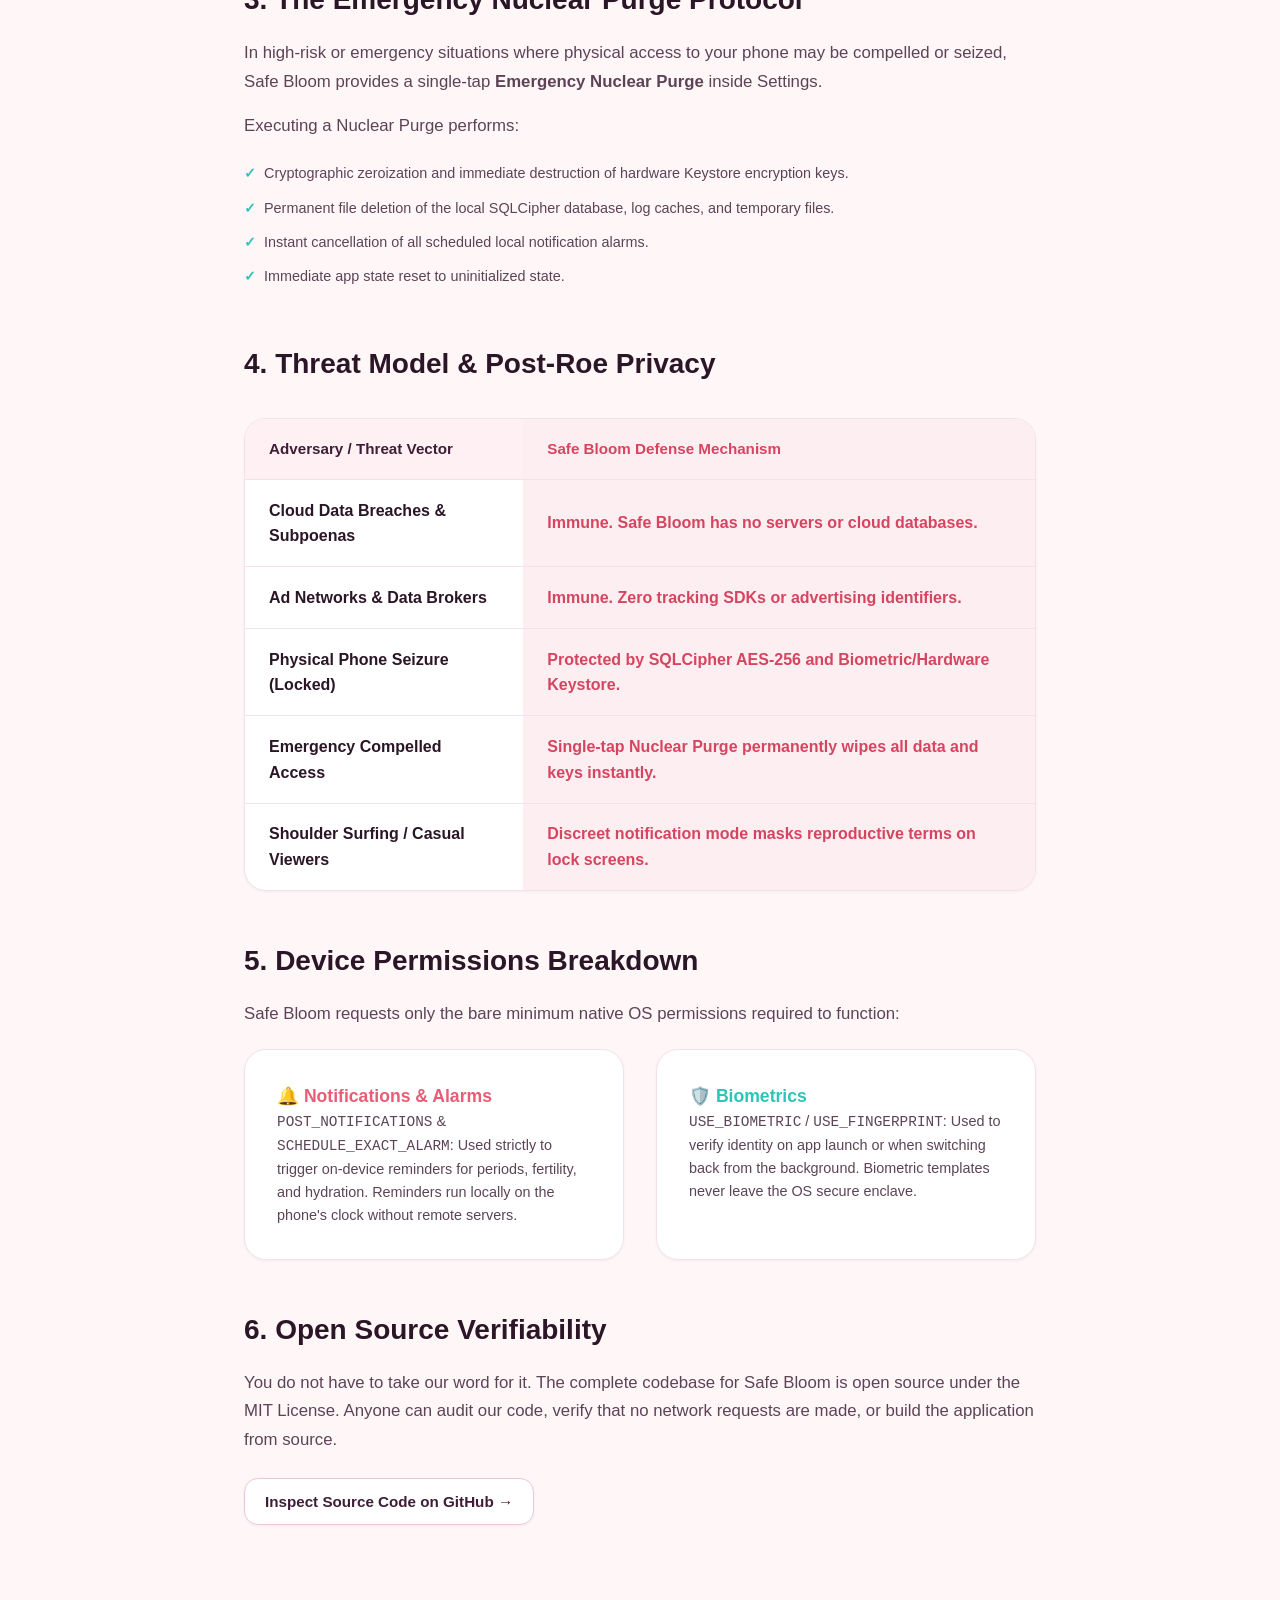
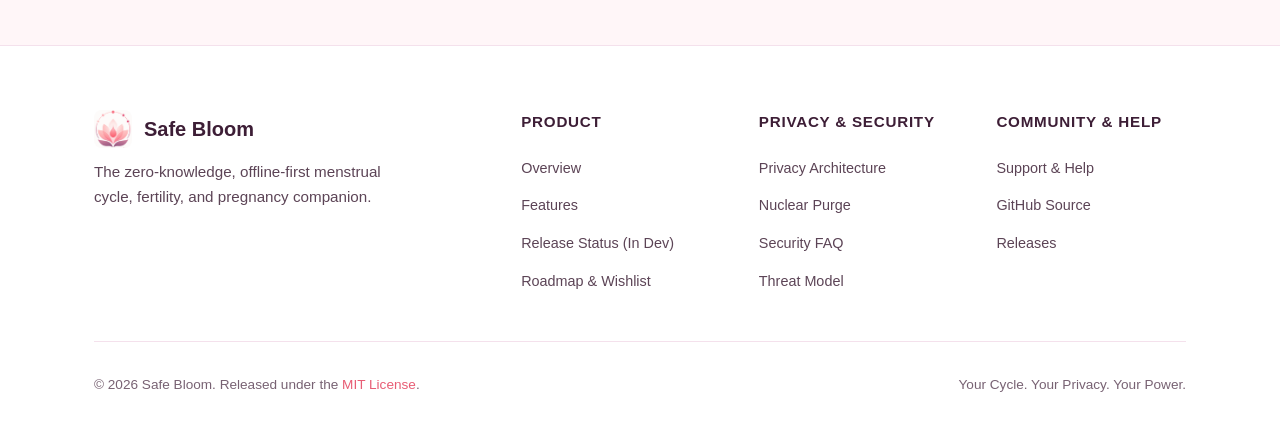
<file: privacy/index.html>
<!DOCTYPE html>
<html lang="en">
<head>
  <meta charset="UTF-8">
  <meta name="viewport" content="width=device-width, initial-scale=1.0">
  <title>Privacy Policy & Architecture — Safe Bloom</title>
  <meta name="description" content="Safe Bloom Zero-Knowledge Privacy Architecture. Learn how our offline-first model, hardware keystores, and SQLCipher AES-256 protect your reproductive health data.">
  <meta name="theme-color" content="#e85d75">
  
  <!-- Open Graph -->
  <meta property="og:title" content="Safe Bloom — Zero-Knowledge Privacy Architecture">
  <meta property="og:description" content="Safe Bloom has no cloud servers, no trackers, and no user accounts. Your intimate data is encrypted locally with hardware-backed AES-256.">
  <meta property="og:type" content="article">
  <meta property="og:image" content="../assets/safe-bloom-logo.png">

  <!-- Favicon -->
  <link rel="icon" type="image/png" href="../assets/safe-bloom-logo.png">
  
  <!-- Shared Stylesheet -->
  <link rel="stylesheet" href="../css/style.css">
</head>
<body>

  <!-- Coming Soon Announcement Banner -->
  <div class="announcement-banner" role="alert">
    <div class="container">
      <span class="banner-badge">🌸 Coming Soon</span>
      <span>Safe Bloom is currently in active development. Official release is on the way!</span>
      <a href="../roadmap/" class="banner-link">View Roadmap & Progress →</a>
    </div>
  </div>

  <!-- Site Header & Navigation -->
  <header class="site-header">
    <div class="container nav-wrapper">
      <a href="../" class="brand" aria-label="Safe Bloom Homepage">
        <img src="../assets/safe-bloom-logo.png" alt="Safe Bloom Logo" class="brand-logo" width="38" height="38">
        <div class="brand-title">
          <span>Safe Bloom</span>
          <span class="brand-badge">Privacy</span>
        </div>
      </a>

      <nav aria-label="Main Navigation">
        <ul class="nav-menu">
          <li><a href="../" class="nav-link">Home</a></li>
          <li><a href="../#features" class="nav-link">Features</a></li>
          <li><a href="../privacy/" class="nav-link active">Privacy</a></li>
          <li><a href="../support/" class="nav-link">Support</a></li>
          <li><a href="../faq/" class="nav-link">FAQ</a></li>
          <li><a href="../roadmap/" class="nav-link">Roadmap</a></li>
        </ul>
      </nav>

      <div class="nav-actions">
        <a href="../#download" class="btn btn-primary btn-sm">In Development</a>
      </div>

      <button class="mobile-toggle" aria-label="Toggle navigation menu" aria-expanded="false">
        <svg viewBox="0 0 24 24" fill="none" stroke="currentColor" stroke-width="2" stroke-linecap="round" stroke-linejoin="round">
          <line x1="3" y1="12" x2="21" y2="12"></line>
          <line x1="3" y1="6" x2="21" y2="6"></line>
          <line x1="3" y1="18" x2="21" y2="18"></line>
        </svg>
      </button>
    </div>
  </header>

  <main>
    <!-- Header Banner -->
    <section class="hero" style="padding-bottom: 2rem;">
      <div class="container container-narrow">
        <div class="hero-pill">
          <span class="badge badge-primary">🔒 Zero-Knowledge Privacy Architecture</span>
        </div>
        <h1 class="hero-title">
          Privacy Policy & <span class="gradient-text">Security Guarantee</span>
        </h1>
        <p class="hero-subtitle">
          Safe Bloom does not have a traditional privacy policy because <strong>we do not collect, transmit, store, or sell any of your data</strong>.
        </p>
      </div>
    </section>

    <!-- Main Content -->
    <section class="section" style="padding-top: 1rem;">
      <div class="container container-narrow">
        
        <!-- Summary Card -->
        <div class="card" style="margin-bottom: 2.5rem; background-color: var(--primary-light); border-color: var(--primary-border);">
          <h2 style="font-size: 1.35rem; color: var(--primary); margin-bottom: 0.75rem;">🌸 The 3-Sentence Summary</h2>
          <ol style="margin-left: 1.25rem; font-size: 1.05rem; color: var(--text-main); line-height: 1.7;">
            <li>Safe Bloom operates <strong>100% offline</strong> on your physical device with zero backend servers or user accounts.</li>
            <li>All your reproductive data is encrypted at rest using <strong>SQLCipher AES-256</strong> with encryption keys anchored in your device's hardware Keystore.</li>
            <li>We include <strong>zero analytics SDKs, zero advertising trackers, and zero telemetry</strong>.</li>
          </ol>
        </div>

        <!-- Pillar 1: No Cloud Servers -->
        <article style="margin-bottom: 3rem;">
          <h2 style="font-size: 1.75rem; margin-bottom: 1rem; color: var(--text-main);">1. Zero Cloud Servers & No Remote Accounts</h2>
          <p style="font-size: 1.05rem; color: var(--text-secondary); line-height: 1.7; margin-bottom: 1rem;">
            When you open Safe Bloom, you will never be asked for an email address, phone number, Google account, or password. There is no remote server database where your cycles, sexual encounters, symptoms, or pregnancy milestones could ever be stored or leaked.
          </p>
          <p style="font-size: 1.05rem; color: var(--text-secondary); line-height: 1.7;">
            Even if a government agency, advertiser, or malicious actor served a subpoena or warrant to the Safe Bloom project developers, <strong>we have nothing to provide because we hold zero user data</strong>.
          </p>
        </article>

        <!-- Pillar 2: Database Encryption -->
        <article style="margin-bottom: 3rem;">
          <h2 style="font-size: 1.75rem; margin-bottom: 1rem; color: var(--text-main);">2. Hardware-Backed SQLCipher AES-256 Encryption</h2>
          <p style="font-size: 1.05rem; color: var(--text-secondary); line-height: 1.7; margin-bottom: 1rem;">
            Unlike standard applications that store records in plain SQLite files, Safe Bloom encrypts the entire SQLite database file page-by-page using SQLCipher with 256-bit Advanced Encryption Standard (AES-256).
          </p>
          
          <div class="card" style="margin: 1.5rem 0;">
            <h3 style="font-size: 1.15rem; margin-bottom: 0.5rem;">🔐 Key Management Architecture</h3>
            <ul class="card-list">
              <li><strong>Hardware Root of Trust:</strong> Cryptographic master keys are generated inside the Android Keystore / iOS Keychain hardware security module (TEE/SE).</li>
              <li><strong>Zero Persistent Plaintext:</strong> Keys reside solely in encrypted transient memory while the app is actively in use and unlocked.</li>
              <li><strong>Biometric Protection:</strong> Optional biometric authentication (Fingerprint / Face ID) prevents unauthorized physical access.</li>
            </ul>
          </div>
        </article>

        <!-- Pillar 3: Emergency Nuclear Purge -->
        <article id="nuclear-purge" style="margin-bottom: 3rem;">
          <h2 style="font-size: 1.75rem; margin-bottom: 1rem; color: var(--text-main);">3. The Emergency Nuclear Purge Protocol</h2>
          <p style="font-size: 1.05rem; color: var(--text-secondary); line-height: 1.7; margin-bottom: 1rem;">
            In high-risk or emergency situations where physical access to your phone may be compelled or seized, Safe Bloom provides a single-tap <strong>Emergency Nuclear Purge</strong> inside Settings.
          </p>
          <p style="font-size: 1.05rem; color: var(--text-secondary); line-height: 1.7; margin-bottom: 1rem;">
            Executing a Nuclear Purge performs:
          </p>
          <ul class="card-list" style="margin-bottom: 1rem;">
            <li>Cryptographic zeroization and immediate destruction of hardware Keystore encryption keys.</li>
            <li>Permanent file deletion of the local SQLCipher database, log caches, and temporary files.</li>
            <li>Instant cancellation of all scheduled local notification alarms.</li>
            <li>Immediate app state reset to uninitialized state.</li>
          </ul>
        </article>

        <!-- Pillar 4: Threat Model -->
        <article id="threat-model" style="margin-bottom: 3rem;">
          <h2 style="font-size: 1.75rem; margin-bottom: 1rem; color: var(--text-main);">4. Threat Model & Post-Roe Privacy</h2>
          <div class="comparison-wrapper">
            <table class="comparison-table">
              <thead>
                <tr>
                  <th>Adversary / Threat Vector</th>
                  <th class="highlight">Safe Bloom Defense Mechanism</th>
                </tr>
              </thead>
              <tbody>
                <tr>
                  <td><strong>Cloud Data Breaches & Subpoenas</strong></td>
                  <td class="highlight">Immune. Safe Bloom has no servers or cloud databases.</td>
                </tr>
                <tr>
                  <td><strong>Ad Networks & Data Brokers</strong></td>
                  <td class="highlight">Immune. Zero tracking SDKs or advertising identifiers.</td>
                </tr>
                <tr>
                  <td><strong>Physical Phone Seizure (Locked)</strong></td>
                  <td class="highlight">Protected by SQLCipher AES-256 and Biometric/Hardware Keystore.</td>
                </tr>
                <tr>
                  <td><strong>Emergency Compelled Access</strong></td>
                  <td class="highlight">Single-tap Nuclear Purge permanently wipes all data and keys instantly.</td>
                </tr>
                <tr>
                  <td><strong>Shoulder Surfing / Casual Viewers</strong></td>
                  <td class="highlight">Discreet notification mode masks reproductive terms on lock screens.</td>
                </tr>
              </tbody>
            </table>
          </div>
        </article>

        <!-- Pillar 5: Permissions -->
        <article style="margin-bottom: 3rem;">
          <h2 style="font-size: 1.75rem; margin-bottom: 1rem; color: var(--text-main);">5. Device Permissions Breakdown</h2>
          <p style="font-size: 1.05rem; color: var(--text-secondary); line-height: 1.7; margin-bottom: 1.25rem;">
            Safe Bloom requests only the bare minimum native OS permissions required to function:
          </p>
          
          <div class="grid-2">
            <div class="card">
              <h3 style="font-size: 1.1rem; color: var(--primary);">🔔 Notifications & Alarms</h3>
              <p style="font-size: 0.9rem; color: var(--text-secondary);">
                <code>POST_NOTIFICATIONS</code> & <code>SCHEDULE_EXACT_ALARM</code>: Used strictly to trigger on-device reminders for periods, fertility, and hydration. Reminders run locally on the phone's clock without remote servers.
              </p>
            </div>

            <div class="card">
              <h3 style="font-size: 1.1rem; color: var(--accent-sage);">🛡️ Biometrics</h3>
              <p style="font-size: 0.9rem; color: var(--text-secondary);">
                <code>USE_BIOMETRIC</code> / <code>USE_FINGERPRINT</code>: Used to verify identity on app launch or when switching back from the background. Biometric templates never leave the OS secure enclave.
              </p>
            </div>
          </div>
        </article>

        <!-- Open Source & Auditing -->
        <article style="margin-bottom: 3rem;">
          <h2 style="font-size: 1.75rem; margin-bottom: 1rem; color: var(--text-main);">6. Open Source Verifiability</h2>
          <p style="font-size: 1.05rem; color: var(--text-secondary); line-height: 1.7; margin-bottom: 1.5rem;">
            You do not have to take our word for it. The complete codebase for Safe Bloom is open source under the MIT License. Anyone can audit our code, verify that no network requests are made, or build the application from source.
          </p>
          <a href="https://github.com/DarkWolfHunter007/Safe-Bloom" target="_blank" rel="noopener noreferrer" class="btn btn-secondary">
            Inspect Source Code on GitHub →
          </a>
        </article>

      </div>
    </section>
  </main>

  <!-- Site Footer -->
  <footer class="site-footer">
    <div class="container">
      <div class="footer-grid">
        <div class="footer-brand">
          <a href="../" class="brand" style="margin-bottom: 0.5rem;">
            <img src="../assets/safe-bloom-logo.png" alt="Safe Bloom Logo" class="brand-logo" width="32" height="32">
            <span>Safe Bloom</span>
          </a>
          <p>
            The zero-knowledge, offline-first menstrual cycle, fertility, and pregnancy companion.
          </p>
        </div>

        <div class="footer-col">
          <h4>Product</h4>
          <ul class="footer-links">
            <li><a href="../" class="footer-link">Overview</a></li>
            <li><a href="../#features" class="footer-link">Features</a></li>
            <li><a href="../#download" class="footer-link">Release Status (In Dev)</a></li>
            <li><a href="../roadmap/" class="footer-link">Roadmap & Wishlist</a></li>
          </ul>
        </div>

        <div class="footer-col">
          <h4>Privacy & Security</h4>
          <ul class="footer-links">
            <li><a href="../privacy/" class="footer-link">Privacy Architecture</a></li>
            <li><a href="../privacy/#nuclear-purge" class="footer-link">Nuclear Purge</a></li>
            <li><a href="../faq/" class="footer-link">Security FAQ</a></li>
            <li><a href="../privacy/#threat-model" class="footer-link">Threat Model</a></li>
          </ul>
        </div>

        <div class="footer-col">
          <h4>Community & Help</h4>
          <ul class="footer-links">
            <li><a href="../support/" class="footer-link">Support & Help</a></li>
            <li><a href="https://github.com/DarkWolfHunter007/Safe-Bloom" target="_blank" rel="noopener noreferrer" class="footer-link">GitHub Source</a></li>
            <li><a href="https://github.com/DarkWolfHunter007/Safe-Bloom/releases" target="_blank" rel="noopener noreferrer" class="footer-link">Releases</a></li>
            <!-- <li><a href="../roadmap/#support-the-project" class="footer-link">Support the Project</a></li> -->
          </ul>
        </div>
      </div>

      <div class="footer-bottom">
        <div>
          &copy; <span id="current-year">2026</span> Safe Bloom. Released under the <a href="https://opensource.org/licenses/MIT" target="_blank" rel="noopener noreferrer">MIT License</a>.
        </div>
        <div>
          <span>Your Cycle. Your Privacy. Your Power.</span>
        </div>
      </div>
    </div>
  </footer>

  <!-- Main JavaScript -->
  <script src="../js/main.js" defer></script>
</body>
</html>
</file>
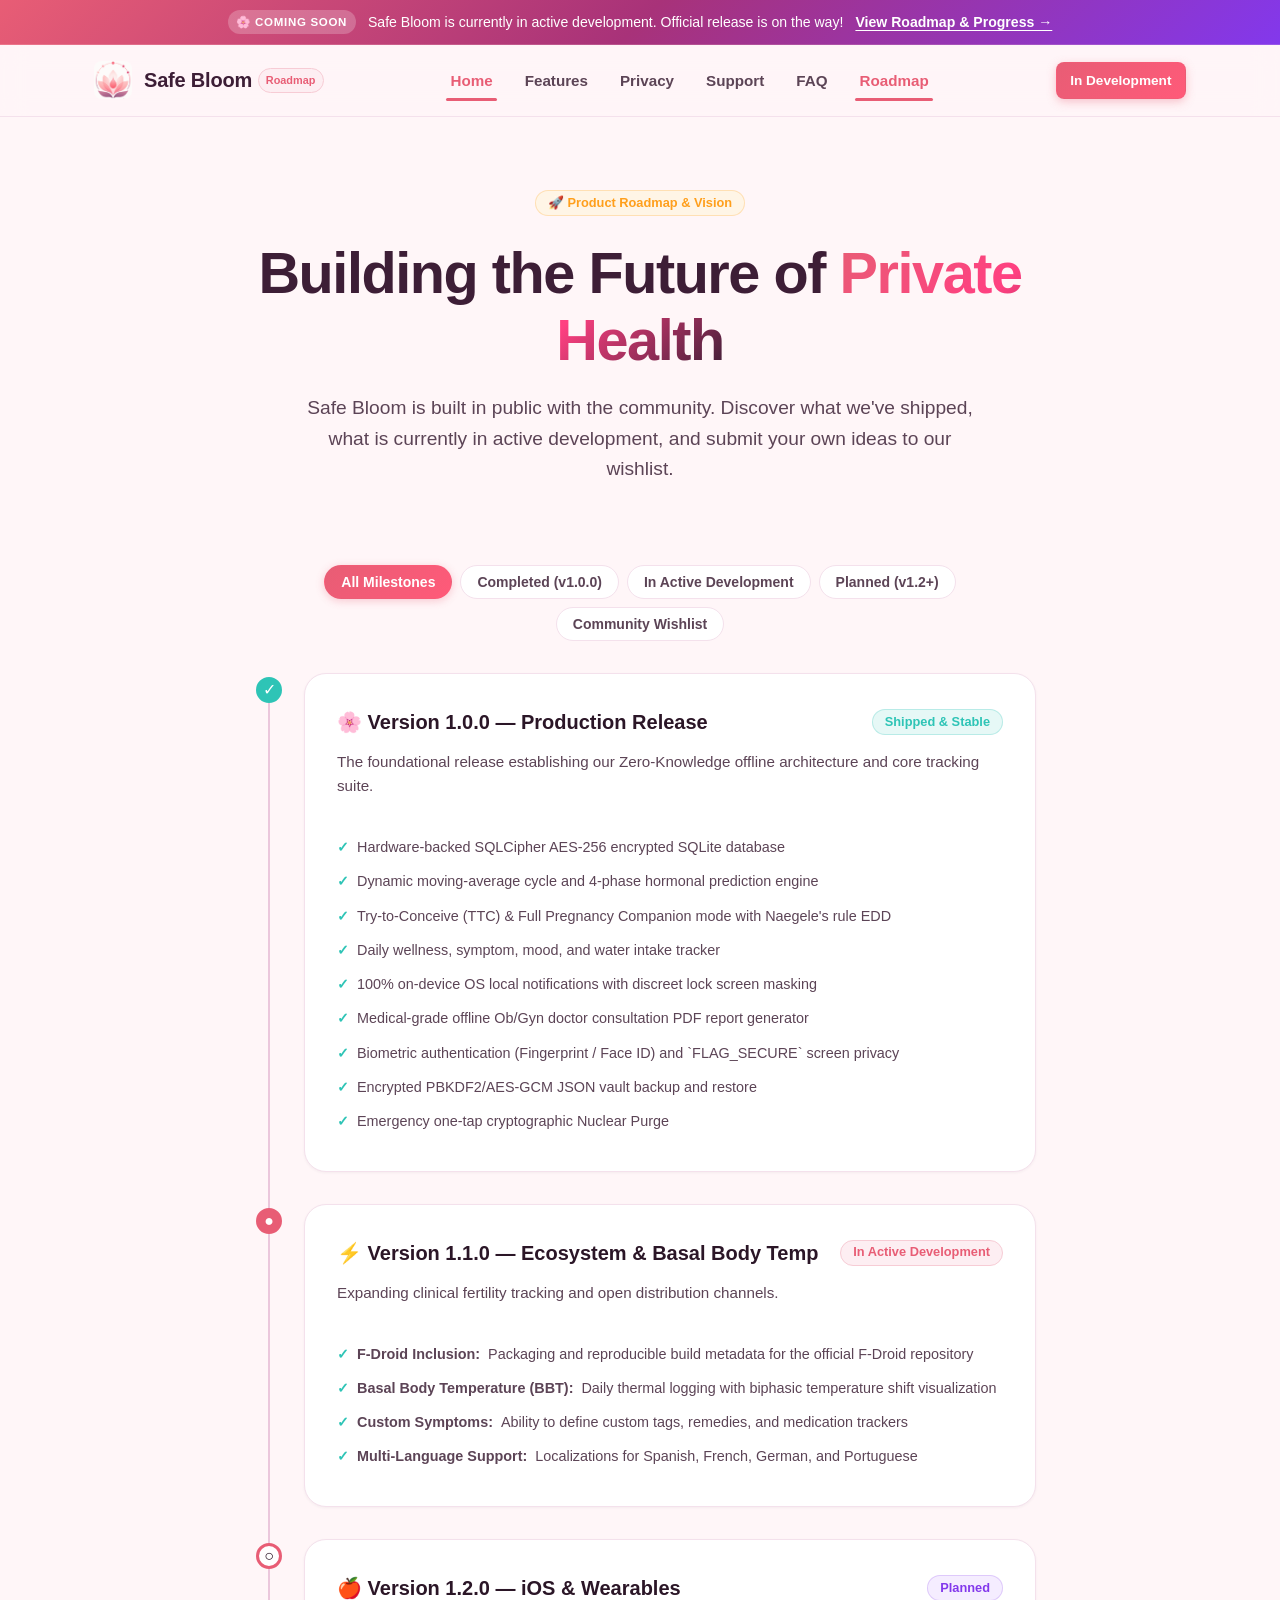
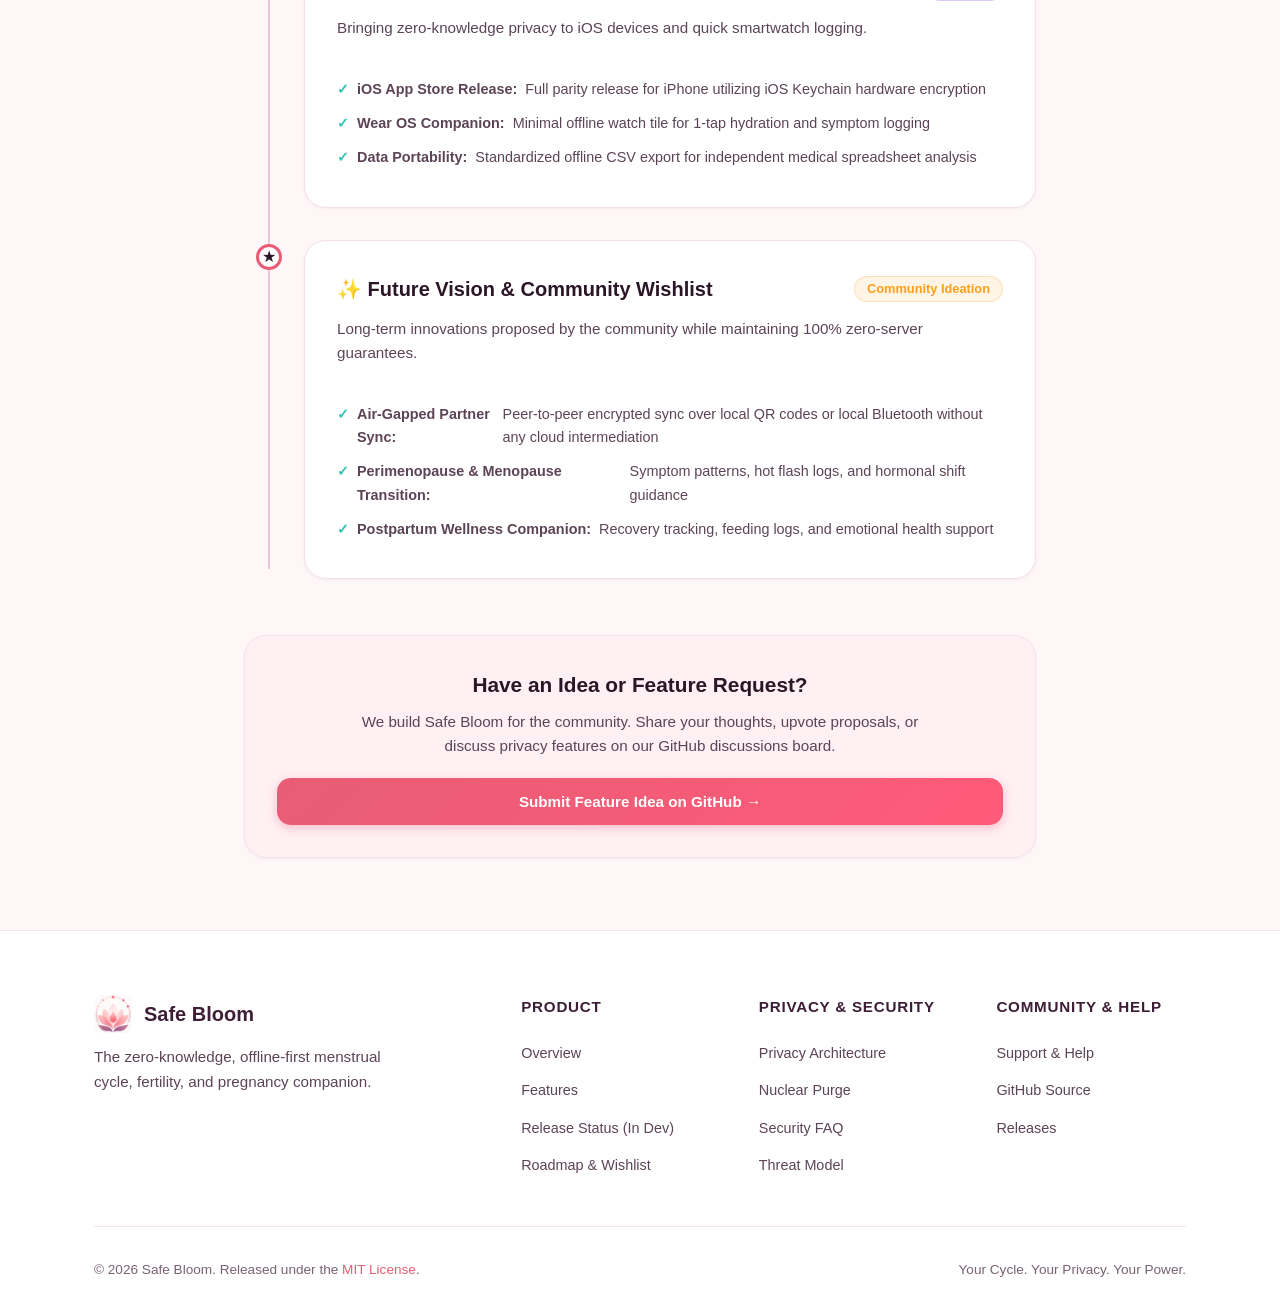
<file: roadmap/index.html>
<!DOCTYPE html>
<html lang="en">
<head>
  <meta charset="UTF-8">
  <meta name="viewport" content="width=device-width, initial-scale=1.0">
  <title>Product Roadmap & Wishlist — Safe Bloom</title>
  <meta name="description" content="Explore Safe Bloom's product roadmap, completed milestones, upcoming features, community wishlist, and open-source development trajectory.">
  <meta name="theme-color" content="#e85d75">
  
  <!-- Open Graph -->
  <meta property="og:title" content="Safe Bloom — Roadmap & Feature Wishlist">
  <meta property="og:description" content="Explore Safe Bloom's upcoming milestones, community feature requests, and open source development plans.">
  <meta property="og:type" content="website">
  <meta property="og:image" content="../assets/safe-bloom-logo.png">

  <!-- Favicon -->
  <link rel="icon" type="image/png" href="../assets/safe-bloom-logo.png">
  
  <!-- Shared Stylesheet -->
  <link rel="stylesheet" href="../css/style.css">
</head>
<body>

  <!-- Coming Soon Announcement Banner -->
  <div class="announcement-banner" role="alert">
    <div class="container">
      <span class="banner-badge">🌸 Coming Soon</span>
      <span>Safe Bloom is currently in active development. Official release is on the way!</span>
      <a href="../roadmap/" class="banner-link">View Roadmap & Progress →</a>
    </div>
  </div>

  <!-- Site Header & Navigation -->
  <header class="site-header">
    <div class="container nav-wrapper">
      <a href="../" class="brand" aria-label="Safe Bloom Homepage">
        <img src="../assets/safe-bloom-logo.png" alt="Safe Bloom Logo" class="brand-logo" width="38" height="38">
        <div class="brand-title">
          <span>Safe Bloom</span>
          <span class="brand-badge">Roadmap</span>
        </div>
      </a>

      <nav aria-label="Main Navigation">
        <ul class="nav-menu">
          <li><a href="../" class="nav-link">Home</a></li>
          <li><a href="../#features" class="nav-link">Features</a></li>
          <li><a href="../privacy/" class="nav-link">Privacy</a></li>
          <li><a href="../support/" class="nav-link">Support</a></li>
          <li><a href="../faq/" class="nav-link">FAQ</a></li>
          <li><a href="../roadmap/" class="nav-link active">Roadmap</a></li>
        </ul>
      </nav>

      <div class="nav-actions">
        <a href="../#download" class="btn btn-primary btn-sm">In Development</a>
      </div>

      <button class="mobile-toggle" aria-label="Toggle navigation menu" aria-expanded="false">
        <svg viewBox="0 0 24 24" fill="none" stroke="currentColor" stroke-width="2" stroke-linecap="round" stroke-linejoin="round">
          <line x1="3" y1="12" x2="21" y2="12"></line>
          <line x1="3" y1="6" x2="21" y2="6"></line>
          <line x1="3" y1="18" x2="21" y2="18"></line>
        </svg>
      </button>
    </div>
  </header>

  <main>
    <!-- Header Banner -->
    <section class="hero" style="padding-bottom: 2rem;">
      <div class="container container-narrow">
        <div class="hero-pill">
          <span class="badge badge-gold">🚀 Product Roadmap & Vision</span>
        </div>
        <h1 class="hero-title">
          Building the Future of <span class="gradient-text">Private Health</span>
        </h1>
        <p class="hero-subtitle">
          Safe Bloom is built in public with the community. Discover what we've shipped, what is currently in active development, and submit your own ideas to our wishlist.
        </p>
      </div>
    </section>

    <!-- Roadmap Content -->
    <section class="section" style="padding-top: 1rem;">
      <div class="container container-narrow">
        
        <!-- Filter Tabs -->
        <div class="filter-tabs" style="justify-content: center;">
          <button class="filter-tab active" data-roadmap-status="all">All Milestones</button>
          <button class="filter-tab" data-roadmap-status="completed">Completed (v1.0.0)</button>
          <button class="filter-tab" data-roadmap-status="progress">In Active Development</button>
          <button class="filter-tab" data-roadmap-status="planned">Planned (v1.2+)</button>
          <button class="filter-tab" data-roadmap-status="wishlist">Community Wishlist</button>
        </div>

        <!-- Timeline -->
        <div class="timeline">
          
          <!-- Milestone: v1.0.0 -->
          <div class="timeline-item roadmap-item" data-status="completed">
            <div class="timeline-marker done">✓</div>
            <div class="card">
              <div style="display: flex; justify-content: space-between; align-items: center; flex-wrap: wrap; gap: 0.5rem; margin-bottom: 0.75rem;">
                <h3 style="font-size: 1.25rem;">🌸 Version 1.0.0 — Production Release</h3>
                <span class="badge badge-sage">Shipped & Stable</span>
              </div>
              <p style="font-size: 0.95rem; color: var(--text-secondary); margin-bottom: 1rem;">
                The foundational release establishing our Zero-Knowledge offline architecture and core tracking suite.
              </p>
              <ul class="card-list">
                <li>Hardware-backed SQLCipher AES-256 encrypted SQLite database</li>
                <li>Dynamic moving-average cycle and 4-phase hormonal prediction engine</li>
                <li>Try-to-Conceive (TTC) & Full Pregnancy Companion mode with Naegele's rule EDD</li>
                <li>Daily wellness, symptom, mood, and water intake tracker</li>
                <li>100% on-device OS local notifications with discreet lock screen masking</li>
                <li>Medical-grade offline Ob/Gyn doctor consultation PDF report generator</li>
                <li>Biometric authentication (Fingerprint / Face ID) and `FLAG_SECURE` screen privacy</li>
                <li>Encrypted PBKDF2/AES-GCM JSON vault backup and restore</li>
                <li>Emergency one-tap cryptographic Nuclear Purge</li>
              </ul>
            </div>
          </div>

          <!-- Milestone: v1.1.0 -->
          <div class="timeline-item roadmap-item" data-status="progress">
            <div class="timeline-marker progress">●</div>
            <div class="card">
              <div style="display: flex; justify-content: space-between; align-items: center; flex-wrap: wrap; gap: 0.5rem; margin-bottom: 0.75rem;">
                <h3 style="font-size: 1.25rem;">⚡ Version 1.1.0 — Ecosystem & Basal Body Temp</h3>
                <span class="badge badge-primary">In Active Development</span>
              </div>
              <p style="font-size: 0.95rem; color: var(--text-secondary); margin-bottom: 1rem;">
                Expanding clinical fertility tracking and open distribution channels.
              </p>
              <ul class="card-list">
                <li><strong>F-Droid Inclusion:</strong> Packaging and reproducible build metadata for the official F-Droid repository</li>
                <li><strong>Basal Body Temperature (BBT):</strong> Daily thermal logging with biphasic temperature shift visualization</li>
                <li><strong>Custom Symptoms:</strong> Ability to define custom tags, remedies, and medication trackers</li>
                <li><strong>Multi-Language Support:</strong> Localizations for Spanish, French, German, and Portuguese</li>
              </ul>
            </div>
          </div>

          <!-- Milestone: v1.2.0 -->
          <div class="timeline-item roadmap-item" data-status="planned">
            <div class="timeline-marker">○</div>
            <div class="card">
              <div style="display: flex; justify-content: space-between; align-items: center; flex-wrap: wrap; gap: 0.5rem; margin-bottom: 0.75rem;">
                <h3 style="font-size: 1.25rem;">🍎 Version 1.2.0 — iOS & Wearables</h3>
                <span class="badge badge-purple">Planned</span>
              </div>
              <p style="font-size: 0.95rem; color: var(--text-secondary); margin-bottom: 1rem;">
                Bringing zero-knowledge privacy to iOS devices and quick smartwatch logging.
              </p>
              <ul class="card-list">
                <li><strong>iOS App Store Release:</strong> Full parity release for iPhone utilizing iOS Keychain hardware encryption</li>
                <li><strong>Wear OS Companion:</strong> Minimal offline watch tile for 1-tap hydration and symptom logging</li>
                <li><strong>Data Portability:</strong> Standardized offline CSV export for independent medical spreadsheet analysis</li>
              </ul>
            </div>
          </div>

          <!-- Community Wishlist & v2.0 -->
          <div class="timeline-item roadmap-item" data-status="wishlist">
            <div class="timeline-marker">★</div>
            <div class="card">
              <div style="display: flex; justify-content: space-between; align-items: center; flex-wrap: wrap; gap: 0.5rem; margin-bottom: 0.75rem;">
                <h3 style="font-size: 1.25rem;">✨ Future Vision & Community Wishlist</h3>
                <span class="badge badge-gold">Community Ideation</span>
              </div>
              <p style="font-size: 0.95rem; color: var(--text-secondary); margin-bottom: 1rem;">
                Long-term innovations proposed by the community while maintaining 100% zero-server guarantees.
              </p>
              <ul class="card-list">
                <li><strong>Air-Gapped Partner Sync:</strong> Peer-to-peer encrypted sync over local QR codes or local Bluetooth without any cloud intermediation</li>
                <li><strong>Perimenopause & Menopause Transition:</strong> Symptom patterns, hot flash logs, and hormonal shift guidance</li>
                <li><strong>Postpartum Wellness Companion:</strong> Recovery tracking, feeding logs, and emotional health support</li>
              </ul>
            </div>
          </div>

        </div>

        <!-- Suggest a Feature Card -->
        <div class="card" style="margin-top: 3.5rem; background-color: var(--surface-alt); text-align: center;">
          <h3 style="font-size: 1.3rem; margin-bottom: 0.5rem;">Have an Idea or Feature Request?</h3>
          <p style="color: var(--text-secondary); font-size: 0.95rem; margin-bottom: 1.25rem; max-width: 600px; margin-left: auto; margin-right: auto;">
            We build Safe Bloom for the community. Share your thoughts, upvote proposals, or discuss privacy features on our GitHub discussions board.
          </p>
          <a href="https://github.com/DarkWolfHunter007/Safe-Bloom/discussions" target="_blank" rel="noopener noreferrer" class="btn btn-primary">
            Submit Feature Idea on GitHub →
          </a>
        </div>

        <!-- Support the Project / Donations (Commented out until payment gateways/IDs are configured)
        <div id="support-the-project" class="card" style="margin-top: 2rem;">
          <div class="card-icon sage">❤️</div>
          <h3 class="card-title">Support Safe Bloom Development</h3>
          <p class="card-text" style="margin-bottom: 1.25rem;">
            Safe Bloom is free, open source, and has no investors or advertisements. If Safe Bloom provides peace of mind for your health and privacy, consider supporting ongoing open-source development:
          </p>
          
          <div style="display: flex; flex-direction: column; gap: 1rem;">
            <div class="copy-box">
              <span><strong>GitHub Sponsors:</strong> Sponsor Safe Bloom maintainers on GitHub</span>
              <a href="https://github.com/sponsors/DarkWolfHunter007" target="_blank" rel="noopener noreferrer" class="btn btn-primary btn-sm">
                Sponsor on GitHub
              </a>
            </div>

            <div class="copy-box">
              <span><strong>Bitcoin (BTC):</strong> bc1qsafebloomplaceholdercommunityfund2026</span>
              <button type="button" class="btn btn-ghost btn-sm" data-copy="bc1qsafebloomplaceholdercommunityfund2026" data-toast-msg="Bitcoin address copied!">
                Copy BTC Address
              </button>
            </div>

            <div class="copy-box">
              <span><strong>Monero (XMR):</strong> 888tSafeBloomPrivateDonationAddressXMRCommunity</span>
              <button type="button" class="btn btn-ghost btn-sm" data-copy="888tSafeBloomPrivateDonationAddressXMRCommunity" data-toast-msg="Monero address copied!">
                Copy XMR Address
              </button>
            </div>
          </div>
        </div>
        -->

      </div>
    </section>
  </main>

  <!-- Site Footer -->
  <footer class="site-footer">
    <div class="container">
      <div class="footer-grid">
        <div class="footer-brand">
          <a href="../" class="brand" style="margin-bottom: 0.5rem;">
            <img src="../assets/safe-bloom-logo.png" alt="Safe Bloom Logo" class="brand-logo" width="32" height="32">
            <span>Safe Bloom</span>
          </a>
          <p>
            The zero-knowledge, offline-first menstrual cycle, fertility, and pregnancy companion.
          </p>
        </div>

        <div class="footer-col">
          <h4>Product</h4>
          <ul class="footer-links">
            <li><a href="../" class="footer-link">Overview</a></li>
            <li><a href="../#features" class="footer-link">Features</a></li>
            <li><a href="../#download" class="footer-link">Release Status (In Dev)</a></li>
            <li><a href="../roadmap/" class="footer-link">Roadmap & Wishlist</a></li>
          </ul>
        </div>

        <div class="footer-col">
          <h4>Privacy & Security</h4>
          <ul class="footer-links">
            <li><a href="../privacy/" class="footer-link">Privacy Architecture</a></li>
            <li><a href="../privacy/#nuclear-purge" class="footer-link">Nuclear Purge</a></li>
            <li><a href="../faq/" class="footer-link">Security FAQ</a></li>
            <li><a href="../privacy/#threat-model" class="footer-link">Threat Model</a></li>
          </ul>
        </div>

        <div class="footer-col">
          <h4>Community & Help</h4>
          <ul class="footer-links">
            <li><a href="../support/" class="footer-link">Support & Help</a></li>
            <li><a href="https://github.com/DarkWolfHunter007/Safe-Bloom" target="_blank" rel="noopener noreferrer" class="footer-link">GitHub Source</a></li>
            <li><a href="https://github.com/DarkWolfHunter007/Safe-Bloom/releases" target="_blank" rel="noopener noreferrer" class="footer-link">Releases</a></li>
            <!-- <li><a href="../roadmap/#support-the-project" class="footer-link">Support the Project</a></li> -->
          </ul>
        </div>
      </div>

      <div class="footer-bottom">
        <div>
          &copy; <span id="current-year">2026</span> Safe Bloom. Released under the <a href="https://opensource.org/licenses/MIT" target="_blank" rel="noopener noreferrer">MIT License</a>.
        </div>
        <div>
          <span>Your Cycle. Your Privacy. Your Power.</span>
        </div>
      </div>
    </div>
  </footer>

  <!-- Main JavaScript -->
  <script src="../js/main.js" defer></script>
</body>
</html>
</file>
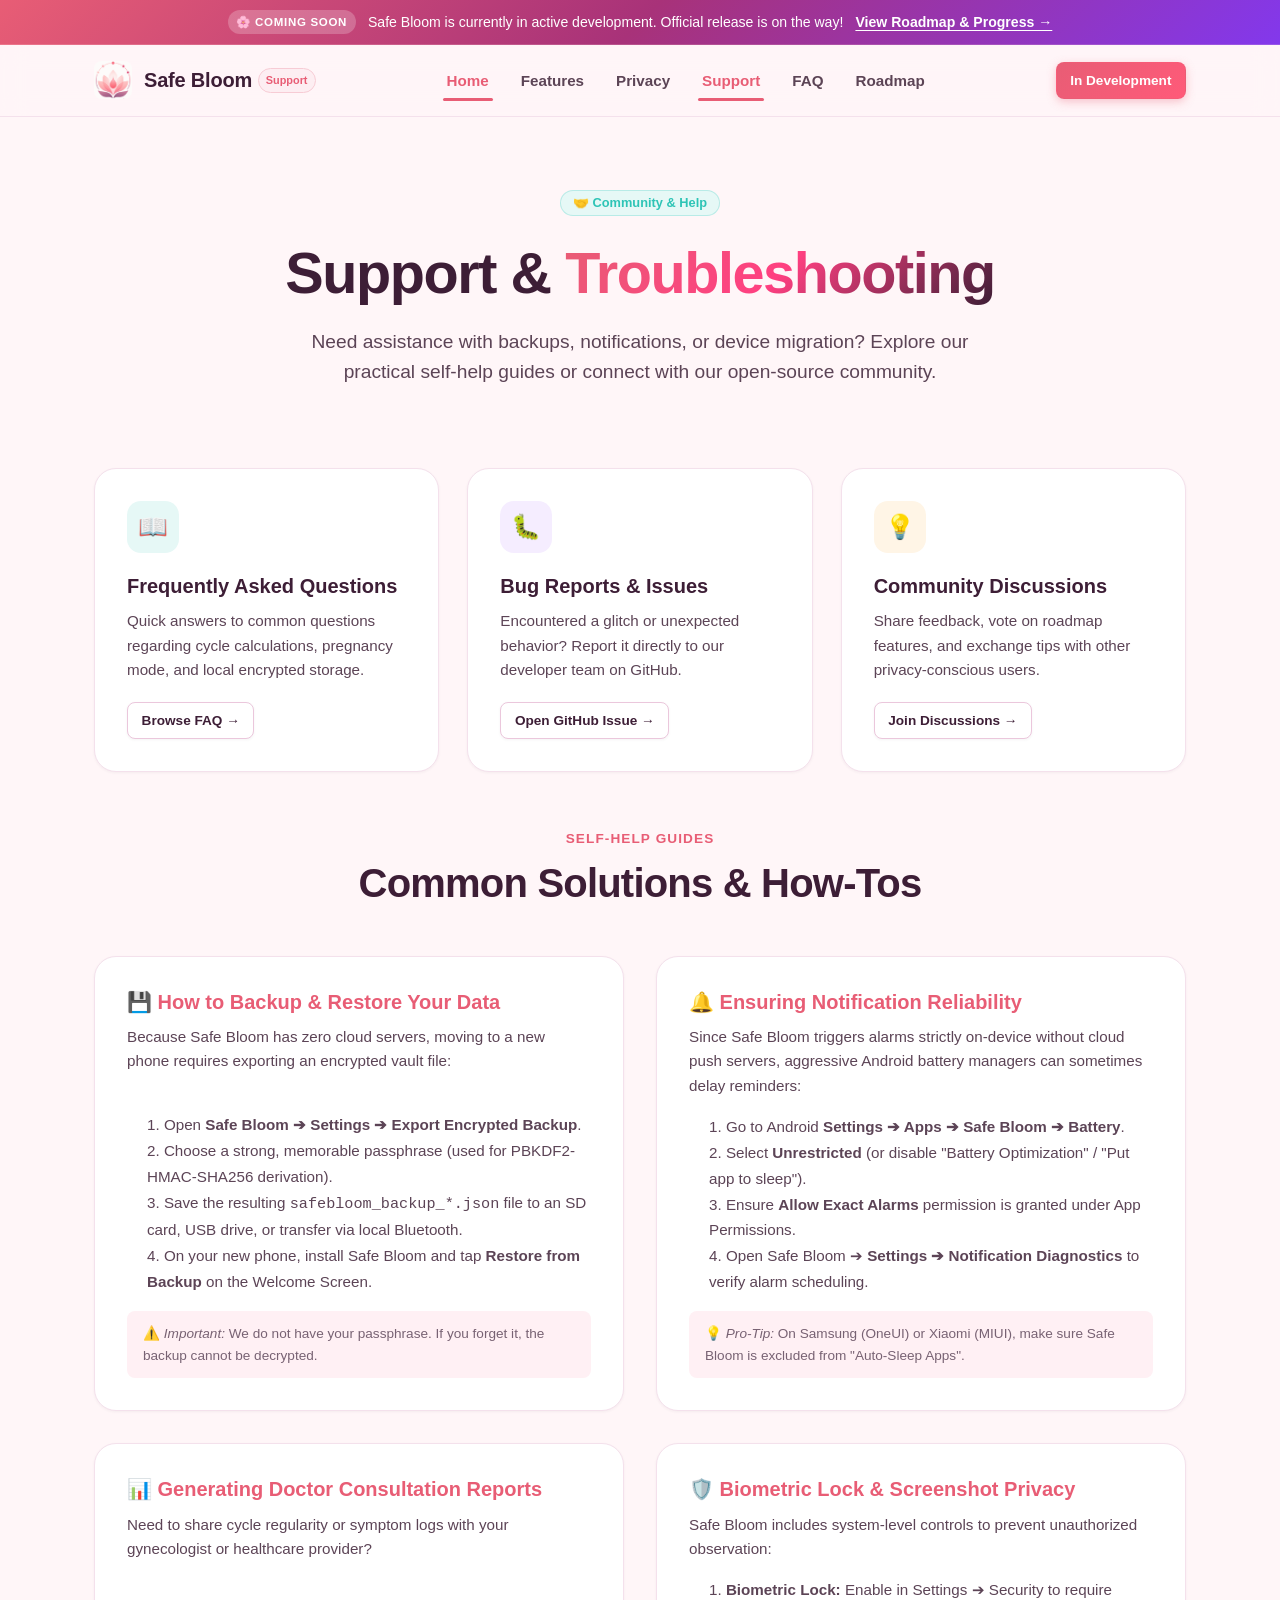
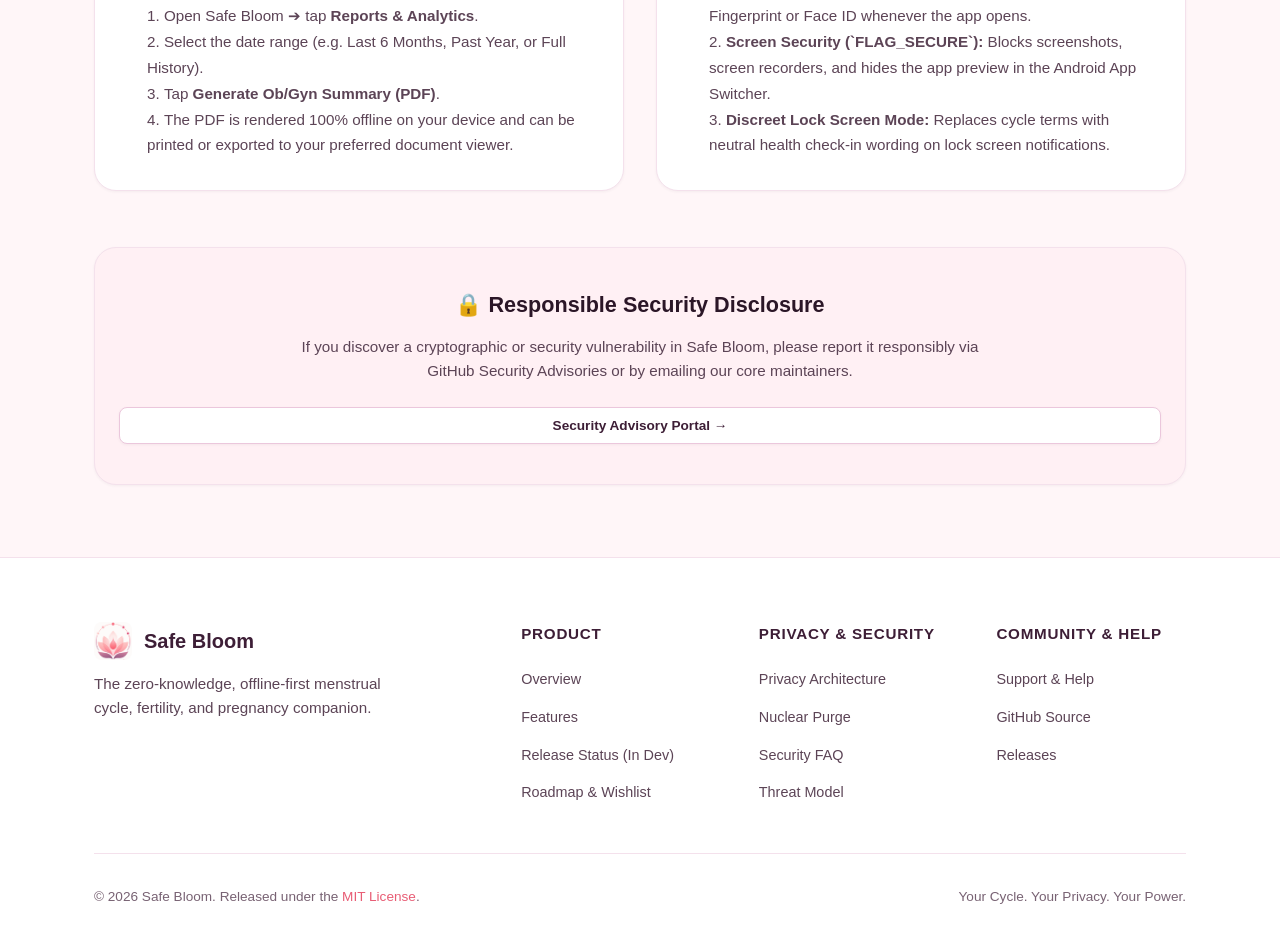
<file: support/index.html>
<!DOCTYPE html>
<html lang="en">
<head>
  <meta charset="UTF-8">
  <meta name="viewport" content="width=device-width, initial-scale=1.0">
  <title>Support & Help Center — Safe Bloom</title>
  <meta name="description" content="Safe Bloom Help Center. Guides for encrypted vault backups, notification reliability, biometric security, and bug reporting.">
  <meta name="theme-color" content="#e85d75">
  
  <!-- Open Graph -->
  <meta property="og:title" content="Safe Bloom — Support & Help Center">
  <meta property="og:description" content="Help guides, troubleshooting, backup procedures, and community support for Safe Bloom.">
  <meta property="og:type" content="website">
  <meta property="og:image" content="../assets/safe-bloom-logo.png">

  <!-- Favicon -->
  <link rel="icon" type="image/png" href="../assets/safe-bloom-logo.png">
  
  <!-- Shared Stylesheet -->
  <link rel="stylesheet" href="../css/style.css">
</head>
<body>

  <!-- Coming Soon Announcement Banner -->
  <div class="announcement-banner" role="alert">
    <div class="container">
      <span class="banner-badge">🌸 Coming Soon</span>
      <span>Safe Bloom is currently in active development. Official release is on the way!</span>
      <a href="../roadmap/" class="banner-link">View Roadmap & Progress →</a>
    </div>
  </div>

  <!-- Site Header & Navigation -->
  <header class="site-header">
    <div class="container nav-wrapper">
      <a href="../" class="brand" aria-label="Safe Bloom Homepage">
        <img src="../assets/safe-bloom-logo.png" alt="Safe Bloom Logo" class="brand-logo" width="38" height="38">
        <div class="brand-title">
          <span>Safe Bloom</span>
          <span class="brand-badge">Support</span>
        </div>
      </a>

      <nav aria-label="Main Navigation">
        <ul class="nav-menu">
          <li><a href="../" class="nav-link">Home</a></li>
          <li><a href="../#features" class="nav-link">Features</a></li>
          <li><a href="../privacy/" class="nav-link">Privacy</a></li>
          <li><a href="../support/" class="nav-link active">Support</a></li>
          <li><a href="../faq/" class="nav-link">FAQ</a></li>
          <li><a href="../roadmap/" class="nav-link">Roadmap</a></li>
        </ul>
      </nav>

      <div class="nav-actions">
        <a href="../#download" class="btn btn-primary btn-sm">In Development</a>
      </div>

      <button class="mobile-toggle" aria-label="Toggle navigation menu" aria-expanded="false">
        <svg viewBox="0 0 24 24" fill="none" stroke="currentColor" stroke-width="2" stroke-linecap="round" stroke-linejoin="round">
          <line x1="3" y1="12" x2="21" y2="12"></line>
          <line x1="3" y1="6" x2="21" y2="6"></line>
          <line x1="3" y1="18" x2="21" y2="18"></line>
        </svg>
      </button>
    </div>
  </header>

  <main>
    <!-- Header Banner -->
    <section class="hero" style="padding-bottom: 2rem;">
      <div class="container container-narrow">
        <div class="hero-pill">
          <span class="badge badge-sage">🤝 Community & Help</span>
        </div>
        <h1 class="hero-title">
          Support & <span class="gradient-text">Troubleshooting</span>
        </h1>
        <p class="hero-subtitle">
          Need assistance with backups, notifications, or device migration? Explore our practical self-help guides or connect with our open-source community.
        </p>
      </div>
    </section>

    <!-- Support Channels Grid -->
    <section class="section" style="padding-top: 1rem;">
      <div class="container">
        <div class="grid-3" style="margin-bottom: 3.5rem;">
          
          <div class="card">
            <div class="card-icon sage">📖</div>
            <h3 class="card-title">Frequently Asked Questions</h3>
            <p class="card-text">
              Quick answers to common questions regarding cycle calculations, pregnancy mode, and local encrypted storage.
            </p>
            <div style="margin-top: 1.25rem;">
              <a href="../faq/" class="btn btn-secondary btn-sm">Browse FAQ →</a>
            </div>
          </div>

          <div class="card">
            <div class="card-icon purple">🐛</div>
            <h3 class="card-title">Bug Reports & Issues</h3>
            <p class="card-text">
              Encountered a glitch or unexpected behavior? Report it directly to our developer team on GitHub.
            </p>
            <div style="margin-top: 1.25rem;">
              <a href="https://github.com/DarkWolfHunter007/Safe-Bloom/issues" target="_blank" rel="noopener noreferrer" class="btn btn-secondary btn-sm">
                Open GitHub Issue →
              </a>
            </div>
          </div>

          <div class="card">
            <div class="card-icon gold">💡</div>
            <h3 class="card-title">Community Discussions</h3>
            <p class="card-text">
              Share feedback, vote on roadmap features, and exchange tips with other privacy-conscious users.
            </p>
            <div style="margin-top: 1.25rem;">
              <a href="https://github.com/DarkWolfHunter007/Safe-Bloom/discussions" target="_blank" rel="noopener noreferrer" class="btn btn-secondary btn-sm">
                Join Discussions →
              </a>
            </div>
          </div>

        </div>

        <!-- Troubleshooting Guides -->
        <div class="section-header">
          <span class="section-tag">Self-Help Guides</span>
          <h2 class="section-title">Common Solutions & How-Tos</h2>
        </div>

        <div class="grid-2" style="margin-bottom: 3.5rem;">
          
          <!-- Guide 1: Backups -->
          <article class="card">
            <h3 class="card-title" style="color: var(--primary);">💾 How to Backup & Restore Your Data</h3>
            <p class="card-text" style="margin-bottom: 1rem;">
              Because Safe Bloom has zero cloud servers, moving to a new phone requires exporting an encrypted vault file:
            </p>
            <ol style="margin-left: 1.25rem; font-size: 0.95rem; color: var(--text-secondary); line-height: 1.7;">
              <li>Open <strong>Safe Bloom ➔ Settings ➔ Export Encrypted Backup</strong>.</li>
              <li>Choose a strong, memorable passphrase (used for PBKDF2-HMAC-SHA256 derivation).</li>
              <li>Save the resulting <code>safebloom_backup_*.json</code> file to an SD card, USB drive, or transfer via local Bluetooth.</li>
              <li>On your new phone, install Safe Bloom and tap <strong>Restore from Backup</strong> on the Welcome Screen.</li>
            </ol>
            <div style="margin-top: 1rem; background-color: var(--surface-alt); padding: 0.75rem 1rem; border-radius: var(--radius-sm); font-size: 0.85rem; color: var(--text-muted);">
              ⚠️ <em>Important:</em> We do not have your passphrase. If you forget it, the backup cannot be decrypted.
            </div>
          </article>

          <!-- Guide 2: Notifications -->
          <article class="card">
            <h3 class="card-title" style="color: var(--primary);">🔔 Ensuring Notification Reliability</h3>
            <p class="card-text" style="margin-bottom: 1rem;">
              Since Safe Bloom triggers alarms strictly on-device without cloud push servers, aggressive Android battery managers can sometimes delay reminders:
            </p>
            <ol style="margin-left: 1.25rem; font-size: 0.95rem; color: var(--text-secondary); line-height: 1.7;">
              <li>Go to Android <strong>Settings ➔ Apps ➔ Safe Bloom ➔ Battery</strong>.</li>
              <li>Select <strong>Unrestricted</strong> (or disable "Battery Optimization" / "Put app to sleep").</li>
              <li>Ensure <strong>Allow Exact Alarms</strong> permission is granted under App Permissions.</li>
              <li>Open Safe Bloom ➔ <strong>Settings ➔ Notification Diagnostics</strong> to verify alarm scheduling.</li>
            </ol>
            <div style="margin-top: 1rem; background-color: var(--surface-alt); padding: 0.75rem 1rem; border-radius: var(--radius-sm); font-size: 0.85rem; color: var(--text-muted);">
              💡 <em>Pro-Tip:</em> On Samsung (OneUI) or Xiaomi (MIUI), make sure Safe Bloom is excluded from "Auto-Sleep Apps".
            </div>
          </article>

          <!-- Guide 3: Ob/Gyn PDF Reports -->
          <article class="card">
            <h3 class="card-title" style="color: var(--primary);">📊 Generating Doctor Consultation Reports</h3>
            <p class="card-text" style="margin-bottom: 1rem;">
              Need to share cycle regularity or symptom logs with your gynecologist or healthcare provider?
            </p>
            <ol style="margin-left: 1.25rem; font-size: 0.95rem; color: var(--text-secondary); line-height: 1.7;">
              <li>Open Safe Bloom ➔ tap <strong>Reports & Analytics</strong>.</li>
              <li>Select the date range (e.g. Last 6 Months, Past Year, or Full History).</li>
              <li>Tap <strong>Generate Ob/Gyn Summary (PDF)</strong>.</li>
              <li>The PDF is rendered 100% offline on your device and can be printed or exported to your preferred document viewer.</li>
            </ol>
          </article>

          <!-- Guide 4: Biometrics & Screen Security -->
          <article class="card">
            <h3 class="card-title" style="color: var(--primary);">🛡️ Biometric Lock & Screenshot Privacy</h3>
            <p class="card-text" style="margin-bottom: 1rem;">
              Safe Bloom includes system-level controls to prevent unauthorized observation:
            </p>
            <ol style="margin-left: 1.25rem; font-size: 0.95rem; color: var(--text-secondary); line-height: 1.7;">
              <li><strong>Biometric Lock:</strong> Enable in Settings ➔ Security to require Fingerprint or Face ID whenever the app opens.</li>
              <li><strong>Screen Security (`FLAG_SECURE`):</strong> Blocks screenshots, screen recorders, and hides the app preview in the Android App Switcher.</li>
              <li><strong>Discreet Lock Screen Mode:</strong> Replaces cycle terms with neutral health check-in wording on lock screen notifications.</li>
            </ol>
          </article>

        </div>

        <!-- Security & Responsible Disclosure -->
        <div class="card" style="background-color: var(--surface-alt); text-align: center; padding: 2.5rem 1.5rem;">
          <h3 style="font-size: 1.35rem; margin-bottom: 0.75rem;">🔒 Responsible Security Disclosure</h3>
          <p style="max-width: 680px; margin: 0 auto 1.5rem; font-size: 0.95rem; color: var(--text-secondary);">
            If you discover a cryptographic or security vulnerability in Safe Bloom, please report it responsibly via GitHub Security Advisories or by emailing our core maintainers.
          </p>
          <a href="https://github.com/DarkWolfHunter007/Safe-Bloom/security" target="_blank" rel="noopener noreferrer" class="btn btn-secondary btn-sm">
            Security Advisory Portal →
          </a>
        </div>

      </div>
    </section>
  </main>

  <!-- Site Footer -->
  <footer class="site-footer">
    <div class="container">
      <div class="footer-grid">
        <div class="footer-brand">
          <a href="../" class="brand" style="margin-bottom: 0.5rem;">
            <img src="../assets/safe-bloom-logo.png" alt="Safe Bloom Logo" class="brand-logo" width="32" height="32">
            <span>Safe Bloom</span>
          </a>
          <p>
            The zero-knowledge, offline-first menstrual cycle, fertility, and pregnancy companion.
          </p>
        </div>

        <div class="footer-col">
          <h4>Product</h4>
          <ul class="footer-links">
            <li><a href="../" class="footer-link">Overview</a></li>
            <li><a href="../#features" class="footer-link">Features</a></li>
            <li><a href="../#download" class="footer-link">Release Status (In Dev)</a></li>
            <li><a href="../roadmap/" class="footer-link">Roadmap & Wishlist</a></li>
          </ul>
        </div>

        <div class="footer-col">
          <h4>Privacy & Security</h4>
          <ul class="footer-links">
            <li><a href="../privacy/" class="footer-link">Privacy Architecture</a></li>
            <li><a href="../privacy/#nuclear-purge" class="footer-link">Nuclear Purge</a></li>
            <li><a href="../faq/" class="footer-link">Security FAQ</a></li>
            <li><a href="../privacy/#threat-model" class="footer-link">Threat Model</a></li>
          </ul>
        </div>

        <div class="footer-col">
          <h4>Community & Help</h4>
          <ul class="footer-links">
            <li><a href="../support/" class="footer-link">Support & Help</a></li>
            <li><a href="https://github.com/DarkWolfHunter007/Safe-Bloom" target="_blank" rel="noopener noreferrer" class="footer-link">GitHub Source</a></li>
            <li><a href="https://github.com/DarkWolfHunter007/Safe-Bloom/releases" target="_blank" rel="noopener noreferrer" class="footer-link">Releases</a></li>
            <!-- <li><a href="../roadmap/#support-the-project" class="footer-link">Support the Project</a></li> -->
          </ul>
        </div>
      </div>

      <div class="footer-bottom">
        <div>
          &copy; <span id="current-year">2026</span> Safe Bloom. Released under the <a href="https://opensource.org/licenses/MIT" target="_blank" rel="noopener noreferrer">MIT License</a>.
        </div>
        <div>
          <span>Your Cycle. Your Privacy. Your Power.</span>
        </div>
      </div>
    </div>
  </footer>

  <!-- Main JavaScript -->
  <script src="../js/main.js" defer></script>
</body>
</html>
</file>
<file: css/style.css>
/* ==========================================================================
   SAFE BLOOM — Shared Stylesheet
   Pure Vanilla CSS • Responsive • Lightweight • Zero Dependencies
   Palette: Cream (#FFF6F8), Pure White (#FFFFFF), & Petal Rose Pink (#E85D75)
   ========================================================================== */

/* --- CSS Variables & Design Tokens --- */
:root {
  /* Brand Palette: Authentic Safe Bloom Pink & Plum */
  --primary: #e85d75;
  --primary-hover: #d64560;
  --primary-light: #fdeef2;
  --primary-border: #f7ccd5;
  
  --drop-coral: #ff4081;
  --deep-plum: #3d1e36;
  
  --secondary: #8338ec;
  --secondary-light: #f5edff;
  
  --accent-sage: #2ec4b6;
  --accent-sage-light: #e6f8f6;
  
  --accent-gold: #ff9f1c;
  --accent-gold-light: #fff5e6;

  --accent-blue: #3a86ef;
  --accent-blue-light: #ebf3fe;

  /* Base Surfaces: Warm Cream & Crisp White */
  --bg: #fff6f8;
  --surface: #ffffff;
  --surface-raised: #ffffff;
  --surface-alt: #fff0f4;
  --surface-subtle: #fdf5f7;
  
  --border-light: #f4e1ec;
  --border-medium: #ebc7dc;
  
  --text-main: #2b1627;
  --text-secondary: #5c4456;
  --text-muted: #786273;
  --text-inverse: #ffffff;

  /* Typography */
  --font-sans: -apple-system, BlinkMacSystemFont, "Segoe UI", Roboto, Oxygen-Sans, Ubuntu, Cantarell, "Helvetica Neue", sans-serif;
  --font-mono: ui-monospace, SFMono-Regular, "SF Mono", Menlo, Consolas, "Liberation Mono", monospace;

  /* Shadows with delicate warm tint */
  --shadow-sm: 0 1px 3px rgba(61, 30, 54, 0.05);
  --shadow-md: 0 4px 14px rgba(61, 30, 54, 0.08);
  --shadow-lg: 0 12px 32px rgba(61, 30, 54, 0.12);
  --shadow-glow: 0 0 24px rgba(232, 93, 117, 0.25);

  /* Layout & Sizing */
  --container-max: 1140px;
  --radius-sm: 8px;
  --radius-md: 14px;
  --radius-lg: 22px;
  --radius-full: 9999px;
  --header-height: 72px;

  /* Transitions */
  --transition-fast: 150ms ease;
  --transition-normal: 250ms ease;
}

/* --- Global Reset & Box Sizing --- */
*, *::before, *::after {
  box-sizing: border-box;
  margin: 0;
  padding: 0;
}

html {
  font-family: var(--font-sans);
  font-size: 16px;
  line-height: 1.6;
  color: var(--text-main);
  background-color: var(--bg);
  scroll-behavior: smooth;
  -webkit-font-smoothing: antialiased;
  -moz-osx-font-smoothing: grayscale;
}

body {
  min-height: 100vh;
  display: flex;
  flex-direction: column;
  overflow-x: hidden;
  background-color: var(--bg);
}

img, svg {
  display: block;
  max-width: 100%;
  height: auto;
}

a {
  color: var(--primary);
  text-decoration: none;
  transition: color var(--transition-fast);
}

a:hover {
  color: var(--primary-hover);
}

ul, ol {
  list-style-position: inside;
}

/* --- Container & Grid Layout --- */
.container {
  width: 100%;
  max-width: var(--container-max);
  margin-left: auto;
  margin-right: auto;
  padding-left: 1.5rem;
  padding-right: 1.5rem;
}

.container-narrow {
  max-width: 840px;
}

/* --- Announcement / Coming Soon Banner --- */
.announcement-banner {
  background: linear-gradient(135deg, #e85d75 0%, #a83279 50%, #8338ec 100%);
  color: #ffffff;
  padding: 0.65rem 1rem;
  font-size: 0.88rem;
  font-weight: 500;
  text-align: center;
  position: relative;
  z-index: 101;
  border-bottom: 1px solid rgba(255, 255, 255, 0.15);
}

.announcement-banner .container {
  display: flex;
  align-items: center;
  justify-content: center;
  gap: 0.75rem;
  flex-wrap: wrap;
}

.announcement-banner .banner-badge {
  background-color: rgba(255, 255, 255, 0.22);
  color: #ffffff;
  font-size: 0.72rem;
  text-transform: uppercase;
  letter-spacing: 0.06em;
  padding: 0.15rem 0.55rem;
  border-radius: var(--radius-full);
  font-weight: 700;
  white-space: nowrap;
}

.announcement-banner .banner-link {
  color: #ffffff;
  text-decoration: underline;
  font-weight: 700;
  text-underline-offset: 3px;
  display: inline-flex;
  align-items: center;
  gap: 0.25rem;
}

.announcement-banner .banner-link:hover {
  color: #fdeef2;
  text-decoration: underline;
}

/* --- Header & Navigation --- */
.site-header {
  position: sticky;
  top: 0;
  z-index: 100;
  height: var(--header-height);
  background-color: rgba(255, 246, 248, 0.9);
  backdrop-filter: blur(12px);
  -webkit-backdrop-filter: blur(12px);
  border-bottom: 1px solid var(--border-light);
  display: flex;
  align-items: center;
  transition: background-color var(--transition-normal), border-color var(--transition-normal);
}

.nav-wrapper {
  display: flex;
  align-items: center;
  justify-content: space-between;
  width: 100%;
}

.brand {
  display: flex;
  align-items: center;
  gap: 0.75rem;
  font-weight: 700;
  font-size: 1.25rem;
  color: var(--deep-plum);
  text-decoration: none;
}

.brand-logo {
  width: 38px;
  height: 38px;
  border-radius: var(--radius-sm);
  object-fit: cover;
}

.brand-title {
  display: flex;
  align-items: center;
  gap: 0.35rem;
  letter-spacing: -0.01em;
}

.brand-badge {
  font-size: 0.68rem;
  font-weight: 600;
  background-color: var(--primary-light);
  color: var(--primary);
  padding: 0.15rem 0.45rem;
  border-radius: var(--radius-full);
  letter-spacing: 0;
  border: 1px solid var(--primary-border);
}

.nav-menu {
  display: flex;
  align-items: center;
  gap: 1.5rem;
  list-style: none;
}

.nav-link {
  font-size: 0.95rem;
  font-weight: 600;
  color: var(--text-secondary);
  padding: 0.5rem 0.25rem;
  position: relative;
  transition: color var(--transition-fast);
}

.nav-link:hover {
  color: var(--primary);
}

.nav-link.active {
  color: var(--primary);
  font-weight: 700;
}

.nav-link.active::after {
  content: "";
  position: absolute;
  bottom: -4px;
  left: 0;
  right: 0;
  height: 2.5px;
  background-color: var(--primary);
  border-radius: 2px;
}

.nav-actions {
  display: flex;
  align-items: center;
  gap: 0.75rem;
}

/* Hamburger Mobile Toggle */
.mobile-toggle {
  display: none;
  background: transparent;
  border: none;
  padding: 0.5rem;
  cursor: pointer;
  color: var(--deep-plum);
}

.mobile-toggle svg {
  width: 24px;
  height: 24px;
}

/* --- Buttons --- */
.btn {
  display: inline-flex;
  align-items: center;
  justify-content: center;
  gap: 0.5rem;
  font-weight: 600;
  font-size: 0.95rem;
  padding: 0.65rem 1.25rem;
  border-radius: var(--radius-md);
  border: 1px solid transparent;
  cursor: pointer;
  text-decoration: none;
  transition: all var(--transition-fast);
  white-space: nowrap;
}

.btn-primary {
  background: linear-gradient(135deg, var(--primary) 0%, #ff5a79 100%);
  color: var(--text-inverse);
  box-shadow: 0 3px 10px rgba(232, 93, 117, 0.35);
  border: 1px solid rgba(232, 93, 117, 0.2);
}

.btn-primary:hover {
  background: linear-gradient(135deg, var(--primary-hover) 0%, #e84c6c 100%);
  color: var(--text-inverse);
  transform: translateY(-1px);
  box-shadow: 0 6px 16px rgba(232, 93, 117, 0.45);
}

.btn-secondary {
  background-color: var(--surface);
  color: var(--deep-plum);
  border-color: var(--border-medium);
  box-shadow: var(--shadow-sm);
}

.btn-secondary:hover {
  background-color: var(--surface-alt);
  color: var(--primary);
  border-color: var(--primary-border);
  transform: translateY(-1px);
}

.btn-ghost {
  background-color: transparent;
  color: var(--text-secondary);
}

.btn-ghost:hover {
  background-color: var(--surface-alt);
  color: var(--primary);
}

.btn-sm {
  font-size: 0.85rem;
  padding: 0.4rem 0.85rem;
  border-radius: var(--radius-sm);
}

.btn-lg {
  font-size: 1.05rem;
  padding: 0.85rem 1.75rem;
  border-radius: var(--radius-md);
}

/* --- Badges & Chips --- */
.badge {
  display: inline-flex;
  align-items: center;
  gap: 0.4rem;
  font-size: 0.8rem;
  font-weight: 600;
  padding: 0.35rem 0.75rem;
  border-radius: var(--radius-full);
  line-height: 1;
}

.badge-primary {
  background-color: var(--primary-light);
  color: var(--primary);
  border: 1px solid var(--primary-border);
}

.badge-sage {
  background-color: var(--accent-sage-light);
  color: var(--accent-sage);
  border: 1px solid rgba(46, 196, 182, 0.25);
}

.badge-purple {
  background-color: var(--secondary-light);
  color: var(--secondary);
  border: 1px solid rgba(131, 56, 236, 0.2);
}

.badge-gold {
  background-color: var(--accent-gold-light);
  color: var(--accent-gold);
  border: 1px solid rgba(255, 159, 28, 0.25);
}

/* --- Hero Section --- */
.hero {
  padding: 4.5rem 0 3rem;
  text-align: center;
  position: relative;
}

.hero-pill {
  margin-bottom: 1.5rem;
}

.hero-title {
  font-size: clamp(2.2rem, 5vw, 3.6rem);
  font-weight: 800;
  line-height: 1.15;
  letter-spacing: -0.025em;
  color: var(--deep-plum);
  margin-bottom: 1.25rem;
}

.hero-title .gradient-text {
  background: linear-gradient(135deg, var(--primary) 0%, #ff4081 50%, var(--deep-plum) 100%);
  -webkit-background-clip: text;
  -webkit-text-fill-color: transparent;
}

.hero-subtitle {
  font-size: 1.2rem;
  color: var(--text-secondary);
  max-width: 680px;
  margin: 0 auto 2rem;
  line-height: 1.6;
}

.hero-actions {
  display: flex;
  align-items: center;
  justify-content: center;
  flex-wrap: wrap;
  gap: 1rem;
  margin-bottom: 2.5rem;
}

.hero-badges {
  display: flex;
  align-items: center;
  justify-content: center;
  flex-wrap: wrap;
  gap: 0.75rem;
}

/* --- Section Layouts --- */
.section {
  padding: 4.5rem 0;
}

.section-alt {
  background-color: var(--surface-alt);
  border-top: 1px solid var(--border-light);
  border-bottom: 1px solid var(--border-light);
}

.section-header {
  text-align: center;
  max-width: 680px;
  margin: 0 auto 3rem;
}

.section-tag {
  font-size: 0.85rem;
  font-weight: 700;
  text-transform: uppercase;
  letter-spacing: 0.08em;
  color: var(--primary);
  margin-bottom: 0.5rem;
  display: block;
}

.section-title {
  font-size: clamp(1.8rem, 3.5vw, 2.5rem);
  font-weight: 700;
  color: var(--deep-plum);
  letter-spacing: -0.02em;
  line-height: 1.25;
  margin-bottom: 0.75rem;
}

.section-description {
  font-size: 1.1rem;
  color: var(--text-secondary);
}

/* --- Cards & Grid --- */
.grid-3 {
  display: grid;
  grid-template-columns: repeat(auto-fit, minmax(300px, 1fr));
  gap: 1.75rem;
}

.grid-2 {
  display: grid;
  grid-template-columns: repeat(auto-fit, minmax(360px, 1fr));
  gap: 2rem;
}

.card {
  background-color: var(--surface);
  border: 1px solid var(--border-light);
  border-radius: var(--radius-lg);
  padding: 2rem;
  box-shadow: var(--shadow-sm);
  transition: transform var(--transition-normal), box-shadow var(--transition-normal), border-color var(--transition-normal);
  display: flex;
  flex-direction: column;
}

.card:hover {
  transform: translateY(-3px);
  box-shadow: var(--shadow-md);
  border-color: var(--border-medium);
}

.card-icon {
  width: 52px;
  height: 52px;
  border-radius: var(--radius-md);
  display: flex;
  align-items: center;
  justify-content: center;
  font-size: 1.5rem;
  margin-bottom: 1.25rem;
  background-color: var(--primary-light);
  color: var(--primary);
}

.card-icon.sage {
  background-color: var(--accent-sage-light);
  color: var(--accent-sage);
}

.card-icon.purple {
  background-color: var(--secondary-light);
  color: var(--secondary);
}

.card-icon.gold {
  background-color: var(--accent-gold-light);
  color: var(--accent-gold);
}

.card-icon.blue {
  background-color: var(--accent-blue-light);
  color: var(--accent-blue);
}

.card-title {
  font-size: 1.25rem;
  font-weight: 700;
  color: var(--deep-plum);
  margin-bottom: 0.65rem;
  line-height: 1.3;
}

.card-text {
  font-size: 0.95rem;
  color: var(--text-secondary);
  line-height: 1.6;
  flex-grow: 1;
}

.card-list {
  margin-top: 1rem;
  padding-left: 0;
  list-style: none;
}

.card-list li {
  font-size: 0.9rem;
  color: var(--text-secondary);
  padding: 0.35rem 0;
  display: flex;
  align-items: flex-start;
  gap: 0.5rem;
}

.card-list li::before {
  content: "✓";
  color: var(--accent-sage);
  font-weight: bold;
}

/* --- Comparison Table --- */
.comparison-wrapper {
  overflow-x: auto;
  border-radius: var(--radius-lg);
  border: 1px solid var(--border-light);
  background-color: var(--surface);
  box-shadow: var(--shadow-sm);
  margin-top: 2rem;
}

.comparison-table {
  width: 100%;
  border-collapse: collapse;
  text-align: left;
}

.comparison-table th,
.comparison-table td {
  padding: 1.1rem 1.5rem;
  border-bottom: 1px solid var(--border-light);
}

.comparison-table th {
  background-color: var(--surface-alt);
  font-size: 0.95rem;
  font-weight: 700;
  color: var(--deep-plum);
}

.comparison-table th.highlight,
.comparison-table td.highlight {
  background-color: var(--primary-light);
  color: var(--primary-hover);
  font-weight: 600;
}

.comparison-table tr:last-child td {
  border-bottom: none;
}

/* --- Architecture & Feature Visual Highlights --- */
.feature-split {
  display: grid;
  grid-template-columns: 1fr 1fr;
  gap: 3.5rem;
  align-items: center;
}

.feature-split.reverse {
  direction: rtl;
}

.feature-split.reverse > * {
  direction: ltr;
}

.feature-media {
  background-color: var(--surface);
  border: 1px solid var(--border-light);
  border-radius: var(--radius-lg);
  padding: 2rem;
  box-shadow: var(--shadow-md);
}

.code-box {
  background-color: #3d1e36;
  color: #fce4ec;
  font-family: var(--font-mono);
  font-size: 0.85rem;
  padding: 1.25rem;
  border-radius: var(--radius-md);
  overflow-x: auto;
  line-height: 1.5;
  border: 1px solid #5a2c50;
  box-shadow: var(--shadow-md);
}

.code-box code {
  color: #ff80ab;
}

.code-box .comment {
  color: #c9a0ba;
}

/* --- Accordion (FAQ) --- */
.accordion {
  display: flex;
  flex-direction: column;
  gap: 1rem;
}

.accordion-item {
  background-color: var(--surface);
  border: 1px solid var(--border-light);
  border-radius: var(--radius-md);
  overflow: hidden;
  transition: border-color var(--transition-fast);
}

.accordion-item:hover {
  border-color: var(--border-medium);
}

.accordion-header {
  width: 100%;
  text-align: left;
  padding: 1.25rem 1.5rem;
  background: transparent;
  border: none;
  display: flex;
  align-items: center;
  justify-content: space-between;
  gap: 1rem;
  font-size: 1.05rem;
  font-weight: 600;
  color: var(--deep-plum);
  cursor: pointer;
}

.accordion-icon {
  width: 20px;
  height: 20px;
  flex-shrink: 0;
  transition: transform var(--transition-fast);
  color: var(--primary);
}

.accordion-item.active .accordion-icon {
  transform: rotate(180deg);
}

.accordion-item.active .accordion-header {
  color: var(--primary);
}

.accordion-content {
  max-height: 0;
  overflow: hidden;
  transition: max-height var(--transition-normal), padding var(--transition-normal);
  padding: 0 1.5rem;
  color: var(--text-secondary);
  font-size: 0.95rem;
  line-height: 1.6;
}

.accordion-item.active .accordion-content {
  padding-bottom: 1.25rem;
}

/* Search bar for FAQ & Roadmap */
.search-box {
  width: 100%;
  position: relative;
  margin-bottom: 2rem;
}

.search-input {
  width: 100%;
  padding: 0.85rem 1.25rem 0.85rem 2.85rem;
  border: 1px solid var(--border-medium);
  border-radius: var(--radius-md);
  background-color: var(--surface);
  color: var(--deep-plum);
  font-size: 1rem;
  font-family: inherit;
  outline: none;
  transition: border-color var(--transition-fast), box-shadow var(--transition-fast);
}

.search-input:focus {
  border-color: var(--primary);
  box-shadow: 0 0 0 3px rgba(232, 93, 117, 0.2);
}

.search-icon-pos {
  position: absolute;
  left: 1rem;
  top: 50%;
  transform: translateY(-50%);
  color: var(--text-muted);
  pointer-events: none;
}

/* Category Filter Tabs */
.filter-tabs {
  display: flex;
  align-items: center;
  gap: 0.5rem;
  flex-wrap: wrap;
  margin-bottom: 2rem;
}

.filter-tab {
  background-color: var(--surface);
  border: 1px solid var(--border-light);
  padding: 0.5rem 1rem;
  border-radius: var(--radius-full);
  font-size: 0.875rem;
  font-weight: 600;
  color: var(--text-secondary);
  cursor: pointer;
  transition: all var(--transition-fast);
}

.filter-tab:hover {
  background-color: var(--surface-alt);
  color: var(--primary);
  border-color: var(--primary-border);
}

.filter-tab.active {
  background: linear-gradient(135deg, var(--primary) 0%, #ff5a79 100%);
  color: var(--text-inverse);
  border-color: transparent;
  box-shadow: 0 2px 8px rgba(232, 93, 117, 0.3);
}

/* --- Roadmap Specifics --- */
.timeline {
  position: relative;
  display: flex;
  flex-direction: column;
  gap: 2rem;
}

.timeline::before {
  content: "";
  position: absolute;
  left: 24px;
  top: 10px;
  bottom: 10px;
  width: 2px;
  background-color: var(--border-medium);
}

.timeline-item {
  position: relative;
  padding-left: 60px;
}

.timeline-marker {
  position: absolute;
  left: 12px;
  top: 4px;
  width: 26px;
  height: 26px;
  border-radius: 50%;
  background-color: var(--surface);
  border: 3px solid var(--primary);
  display: flex;
  align-items: center;
  justify-content: center;
  z-index: 1;
}

.timeline-marker.done {
  background-color: var(--accent-sage);
  border-color: var(--accent-sage);
  color: #ffffff;
}

.timeline-marker.progress {
  background-color: var(--primary);
  border-color: var(--primary);
  color: #ffffff;
}

/* --- Call to Action Banner --- */
.cta-banner {
  background: linear-gradient(135deg, #e85d75 0%, #ff4081 45%, #3d1e36 100%);
  color: var(--text-inverse);
  border-radius: var(--radius-lg);
  padding: 3.5rem 2rem;
  text-align: center;
  box-shadow: var(--shadow-lg);
}

.cta-banner h2 {
  font-size: clamp(1.8rem, 3.5vw, 2.4rem);
  font-weight: 800;
  margin-bottom: 1rem;
}

.cta-banner p {
  font-size: 1.1rem;
  max-width: 600px;
  margin: 0 auto 2rem;
  opacity: 0.95;
}

.cta-banner .btn-white {
  background-color: #ffffff;
  color: var(--primary);
  font-weight: 700;
}

.cta-banner .btn-white:hover {
  background-color: #fff6f8;
  color: var(--primary-hover);
  transform: translateY(-2px);
}

.cta-banner .btn-outline-white {
  background-color: transparent;
  color: #ffffff;
  border-color: rgba(255, 255, 255, 0.5);
}

.cta-banner .btn-outline-white:hover {
  background-color: rgba(255, 255, 255, 0.15);
  border-color: #ffffff;
}

/* --- Copy Snippet Box --- */
.copy-box {
  display: flex;
  align-items: center;
  justify-content: space-between;
  gap: 1rem;
  background-color: var(--surface-alt);
  border: 1px solid var(--border-light);
  border-radius: var(--radius-md);
  padding: 0.75rem 1rem;
  font-family: var(--font-mono);
  font-size: 0.85rem;
  color: var(--deep-plum);
  word-break: break-all;
}

/* Toast Notification for Clipboard Copy */
.toast {
  position: fixed;
  bottom: 2rem;
  right: 2rem;
  background-color: var(--deep-plum);
  color: #ffffff;
  padding: 0.75rem 1.25rem;
  border-radius: var(--radius-md);
  font-size: 0.9rem;
  font-weight: 600;
  box-shadow: var(--shadow-lg);
  z-index: 1000;
  opacity: 0;
  transform: translateY(10px);
  pointer-events: none;
  transition: opacity var(--transition-fast), transform var(--transition-fast);
}

.toast.show {
  opacity: 1;
  transform: translateY(0);
}

/* --- Footer --- */
.site-footer {
  background-color: var(--surface);
  border-top: 1px solid var(--border-light);
  padding: 4rem 0 2rem;
  margin-top: auto;
}

.footer-grid {
  display: grid;
  grid-template-columns: 2fr 1fr 1fr 1fr;
  gap: 3rem;
  margin-bottom: 3rem;
}

.footer-brand p {
  font-size: 0.95rem;
  color: var(--text-secondary);
  margin-top: 0.75rem;
  max-width: 320px;
  line-height: 1.6;
}

.footer-col h4 {
  font-size: 0.95rem;
  font-weight: 700;
  color: var(--deep-plum);
  margin-bottom: 1.25rem;
  text-transform: uppercase;
  letter-spacing: 0.05em;
}

.footer-links {
  list-style: none;
  display: flex;
  flex-direction: column;
  gap: 0.75rem;
}

.footer-link {
  font-size: 0.9rem;
  color: var(--text-secondary);
  transition: color var(--transition-fast);
}

.footer-link:hover {
  color: var(--primary);
}

.footer-bottom {
  padding-top: 2rem;
  border-top: 1px solid var(--border-light);
  display: flex;
  align-items: center;
  justify-content: space-between;
  flex-wrap: wrap;
  gap: 1rem;
  font-size: 0.85rem;
  color: var(--text-muted);
}

.footer-trust-chips {
  display: flex;
  align-items: center;
  gap: 0.5rem;
  flex-wrap: wrap;
}

/* --- Responsive Media Queries --- */
@media (max-width: 900px) {
  .footer-grid {
    grid-template-columns: 1fr 1fr;
    gap: 2.5rem;
  }

  .feature-split {
    grid-template-columns: 1fr;
    gap: 2.5rem;
  }
}

@media (max-width: 768px) {
  :root {
    --header-height: 64px;
  }

  .mobile-toggle {
    display: flex;
    align-items: center;
    justify-content: center;
  }

  .nav-menu {
    position: absolute;
    top: var(--header-height);
    left: 0;
    right: 0;
    background-color: var(--surface);
    border-bottom: 1px solid var(--border-medium);
    flex-direction: column;
    align-items: stretch;
    padding: 1.25rem 1.5rem 1.75rem;
    gap: 0.5rem;
    box-shadow: var(--shadow-lg);
    display: none;
  }

  .nav-menu.open {
    display: flex;
  }

  .nav-menu li {
    width: 100%;
  }

  .nav-link {
    display: block;
    padding: 0.75rem 0.5rem;
    font-size: 1.05rem;
    border-radius: var(--radius-sm);
  }

  .nav-link:hover,
  .nav-link.active {
    background-color: var(--primary-light);
  }

  .nav-link.active::after {
    display: none;
  }

  .nav-actions {
    display: none;
  }

  .section {
    padding: 3.5rem 0;
  }

  .hero {
    padding: 3.5rem 0 2.5rem;
  }

  .grid-2, .grid-3 {
    grid-template-columns: 1fr;
    gap: 1.25rem;
  }

  .card {
    padding: 1.5rem;
  }

  .footer-grid {
    grid-template-columns: 1fr;
    gap: 2rem;
  }

  .footer-bottom {
    flex-direction: column;
    align-items: flex-start;
    gap: 0.75rem;
  }

  .comparison-wrapper {
    -webkit-overflow-scrolling: touch;
  }

  .timeline::before {
    left: 16px;
  }

  .timeline-item {
    padding-left: 45px;
  }

  .timeline-marker {
    left: 5px;
    width: 22px;
    height: 22px;
  }
}

@media (max-width: 480px) {
  .hero-title {
    font-size: 2rem;
  }

  .hero-subtitle {
    font-size: 1.05rem;
  }

  .hero-actions {
    flex-direction: column;
    width: 100%;
  }

  .hero-actions .btn {
    width: 100%;
  }

  .filter-tabs {
    justify-content: flex-start;
    overflow-x: auto;
    flex-wrap: nowrap;
    padding-bottom: 0.5rem;
    -webkit-overflow-scrolling: touch;
  }

  .filter-tab {
    flex-shrink: 0;
  }

  .copy-box {
    flex-direction: column;
    align-items: stretch;
    gap: 0.75rem;
  }

  .copy-box button,
  .copy-box a {
    width: 100%;
    text-align: center;
  }

  .cta-banner {
    padding: 2.5rem 1.25rem;
  }

  .cta-banner .btn {
    width: 100%;
  }

  .toast {
    left: 1rem;
    right: 1rem;
    bottom: 1.5rem;
    text-align: center;
  }
}
</file>
